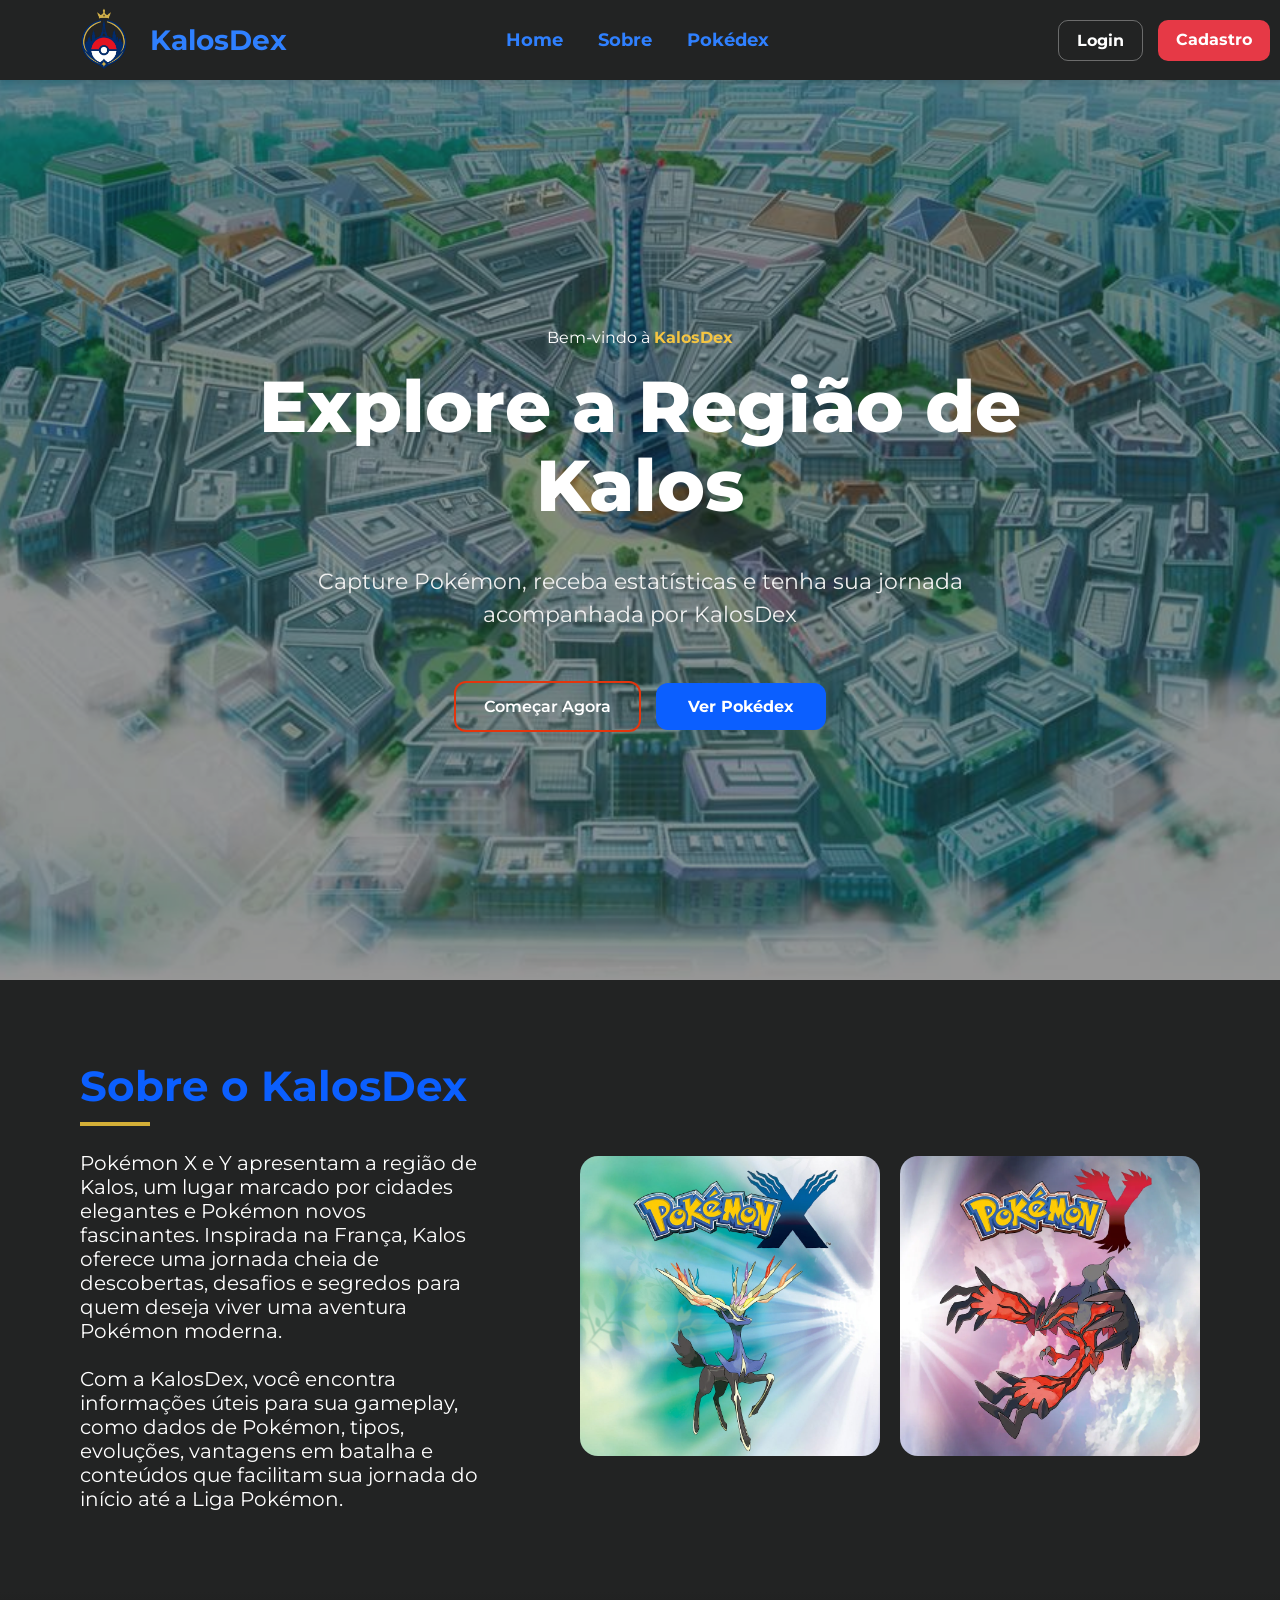
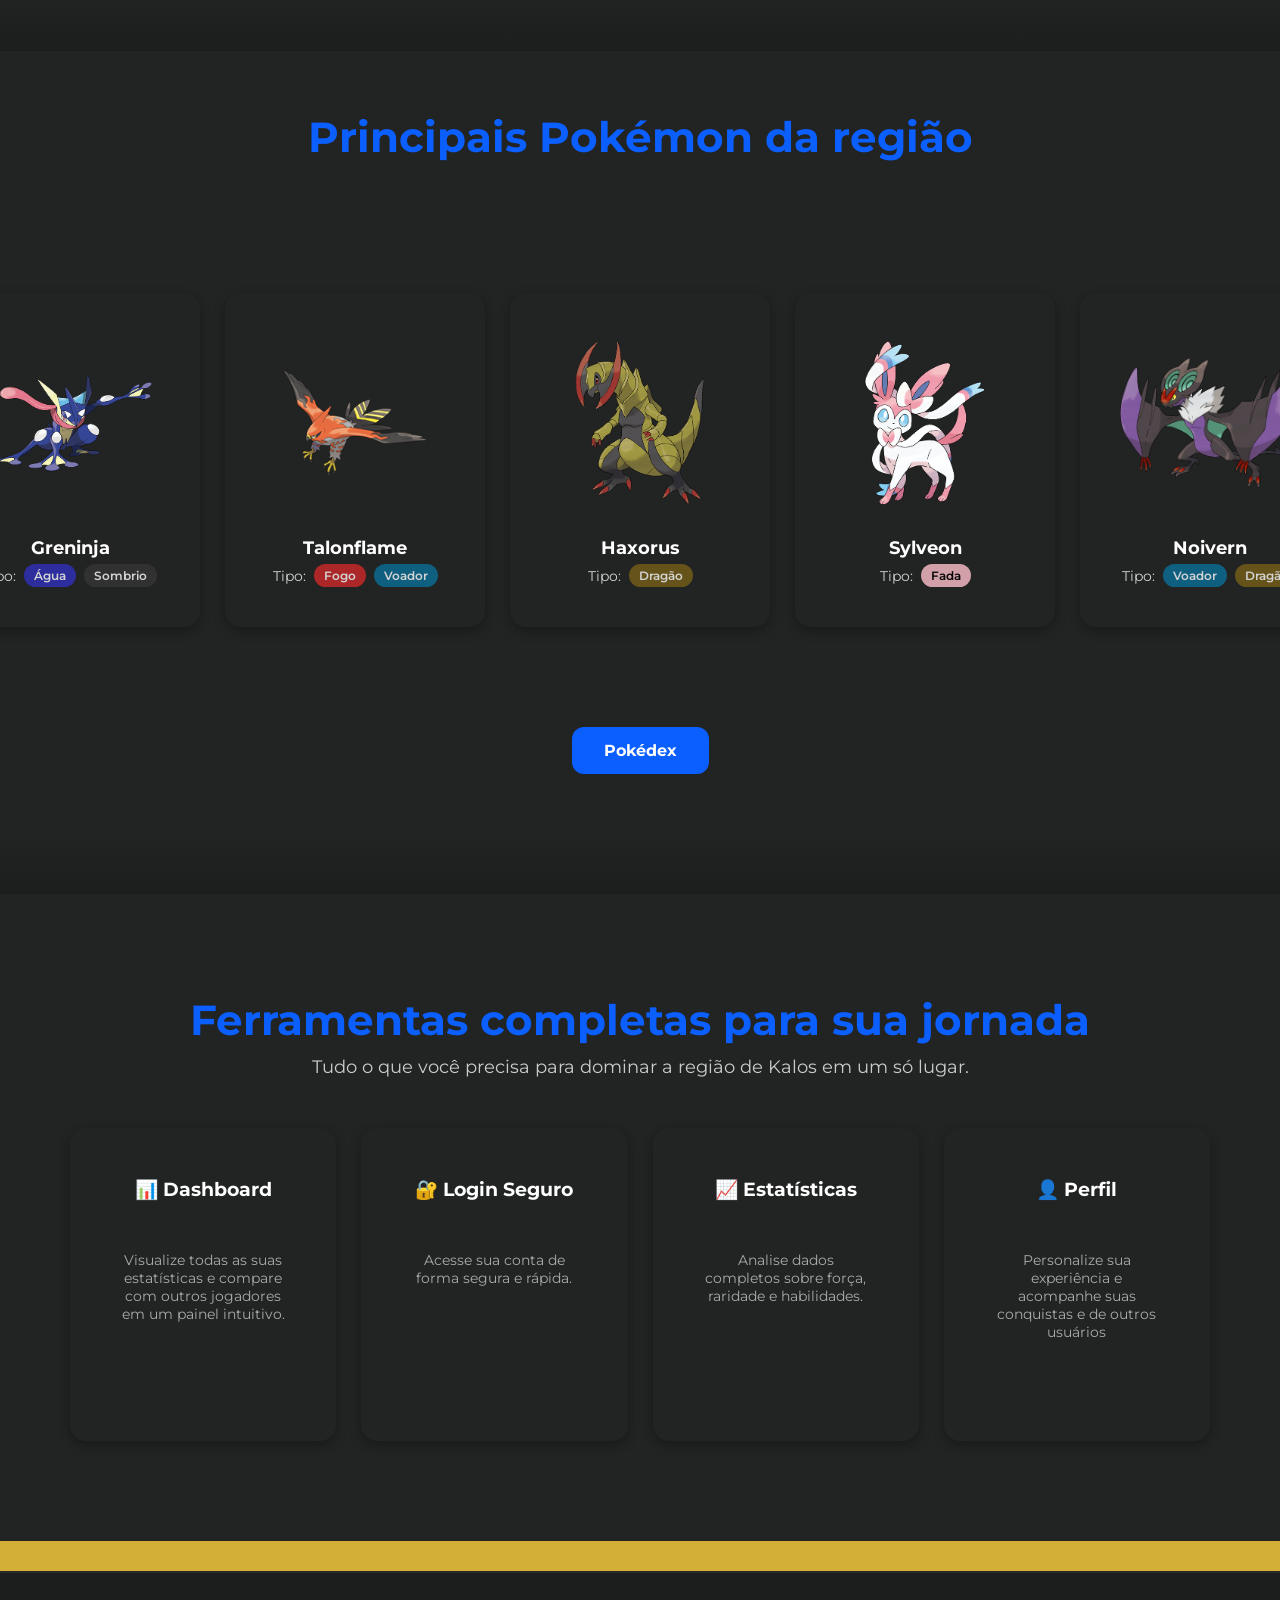
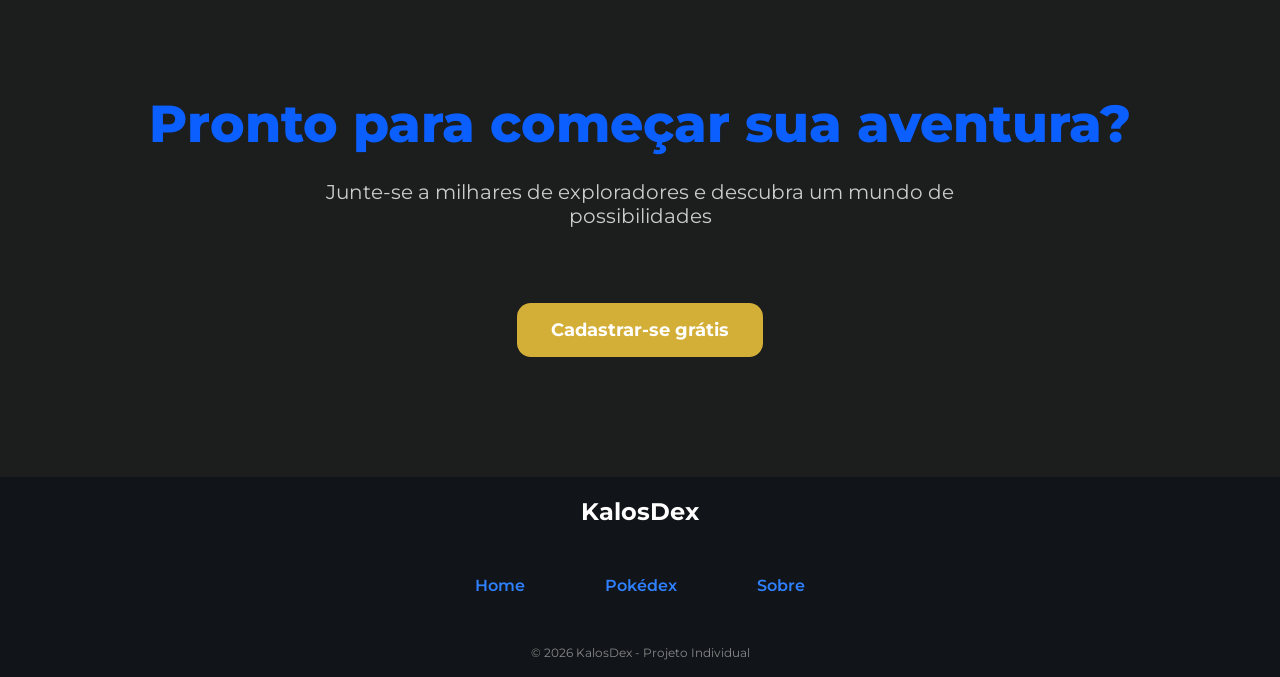
<file: Base/index.html>
<!DOCTYPE html>
<html lang="pt-br">

<head>
  <meta charset="UTF-8">
  <meta name="viewport" content="width=device-width, initial-scale=1.0">
  <title>Home-KalosDex</title>
  <link rel="stylesheet" href="../../style/style.css">
</head>

<body>
  <header class="header">
    <div class="header-esquerda">
      <img src="../../style/imagens/logo_KalosDex-semfundo.png" class="logo">
      <h3 class="texto_logo">KalosDex</h3>
    </div>

    <nav class="menuhome">
      <a href="#home">Home</a>
      <a href="#sobre">Sobre</a>
      <a href="#pokedex">Pokédex</a>
    </nav>

    <div class="header-direita">
      <a href="login.html" class="botao-login">Login</a>
      <a href="cadastro.html" class="botao-cadastro">Cadastro</a>
    </div>
  </header>

  <main class="conteudo">

    <div id="home" class="principal">
      <div class="fundo"></div>

      <div class="principal_conteudo">
        <span class="principal_tag">Bem-vindo à <b style="color: #F4C542;">KalosDex</b></span>

        <h1>Explore a Região de Kalos</h1>

        <p>Capture Pokémon, receba estatísticas e tenha sua jornada acompanhada por KalosDex</p>

        <div class="principal_botoes">
          <a href="cadastro.html" class="botao_comecar">Começar Agora</a>
          <a href="#pokedex" class="botao_pokedex">Ver Pokédex</a>
        </div>
      </div>
    </div>

    <div id="sobre" class="sobre">

      <div class="sobre_texto">
        <h2>Sobre o KalosDex</h2>

        <p>
          Pokémon X e Y apresentam a região de Kalos, um lugar marcado por cidades elegantes e Pokémon novos
          fascinantes.
          Inspirada na França, Kalos oferece uma jornada cheia de descobertas, desafios e
          segredos para quem deseja viver uma aventura Pokémon moderna. <br> <br>

          Com a KalosDex, você encontra informações úteis para sua gameplay, como dados de Pokémon, tipos,
          evoluções, vantagens em batalha e conteúdos que facilitam sua jornada do início até a Liga Pokémon.
        </p>
      </div>

      <div class="sobre_imagem">
        <img src="../../style/imagens/pokemonx.jpg">
        <img src="../../style/imagens/pokemony2.webp">
      </div>

    </div>

    <div class="dividir_secao"></div>


    <div id="pokedex" class="cards_pokemon">

      <h2>Principais Pokémon da região</h2>

      <div class="grade">

        <div class="card">
          <img src="../../style/imagens/greninjasemfundo.png">
          <h3>Greninja</h3>
          <p class="tipo">
            Tipo:
            <span class="type agua">Água</span>
            <span class="type dark">Sombrio</span>
          </p>
        </div>

        <div class="card">
          <img src="../../style/imagens/talonflamesemfundo.png">
          <h3>Talonflame</h3>
          <p class="tipo">
            Tipo:
            <span class="type fogo">Fogo</span>
            <span class="type voador">Voador</span>
          </p>
        </div>

        <div class="card">
          <img src="../../style/imagens/612.png">
          <h3>Haxorus</h3>
          <p class="tipo">
            Tipo:
            <span class="type dragao">Dragão</span>
          </p>
        </div>

        <div class="card">
          <img src="../../style/imagens/sylveonsemfundo.png">
          <h3>Sylveon</h3>
          <p class="tipo">
            Tipo:
            <span class="type fada">Fada</span>
          </p>
        </div>

        <div class="card">
          <img src="../../style/imagens/noivernsemfundo.webp">
          <h3>Noivern</h3>
          <p class="tipo">
            Tipo:
            <span class="type voador">Voador</span>
            <span class="type dragao">Dragão</span>
          </p>
        </div>
      </div>
      <a href="login.html" class="botao_pokedex2">Pokédex</a>
    </div>

    <div class="dividir_secao"></div>


    <div class="ferramentas">

      <h2>Ferramentas completas para sua jornada</h2>
      <p>Tudo o que você precisa para dominar a região de Kalos em um só lugar.</p>

      <div class="ferramentas_cards">

        <div class="ferramenta_card">
          <h3>📊 Dashboard</h3>
          <p>Visualize todas as suas estatísticas e compare com outros jogadores em um painel intuitivo.</p>
        </div>

        <div class="ferramenta_card">
          <h3>🔐 Login Seguro</h3>
          <p>Acesse sua conta de forma segura e rápida.</p>
        </div>

        <div class="ferramenta_card">
          <h3>📈 Estatísticas</h3>
          <p>Analise dados completos sobre força, raridade e habilidades.</p>
        </div>

        <div class="ferramenta_card">
          <h3>👤 Perfil</h3>
          <p>Personalize sua experiência e acompanhe suas conquistas e de outros usuários</p>
        </div>

      </div>

    </div>

    <div class="dividir_secaofinal"></div>

    <div class="finalizacao">

      <h2>Pronto para começar sua aventura?</h2>

      <p>Junte-se a milhares de exploradores e descubra um mundo de possibilidades</p>

      <a href="cadastro.html" class="cadastrarse_botao">Cadastrar-se grátis</a>

  </main>

  <footer class="footer">

    <div class="footer_conteudo">
      <h2>KalosDex</h2>

      <div class="footer_links">
        <a href="#home">Home</a>
        <a href="#pokedex">Pokédex</a>
        <a href="#sobre">Sobre</a>
      </div>
    </div>

    <div class="footer_baixo">
      <p>© 2026 KalosDex - Projeto Individual</p>
    </div>

  </footer>

  </div>


</body>

</html>
</file>
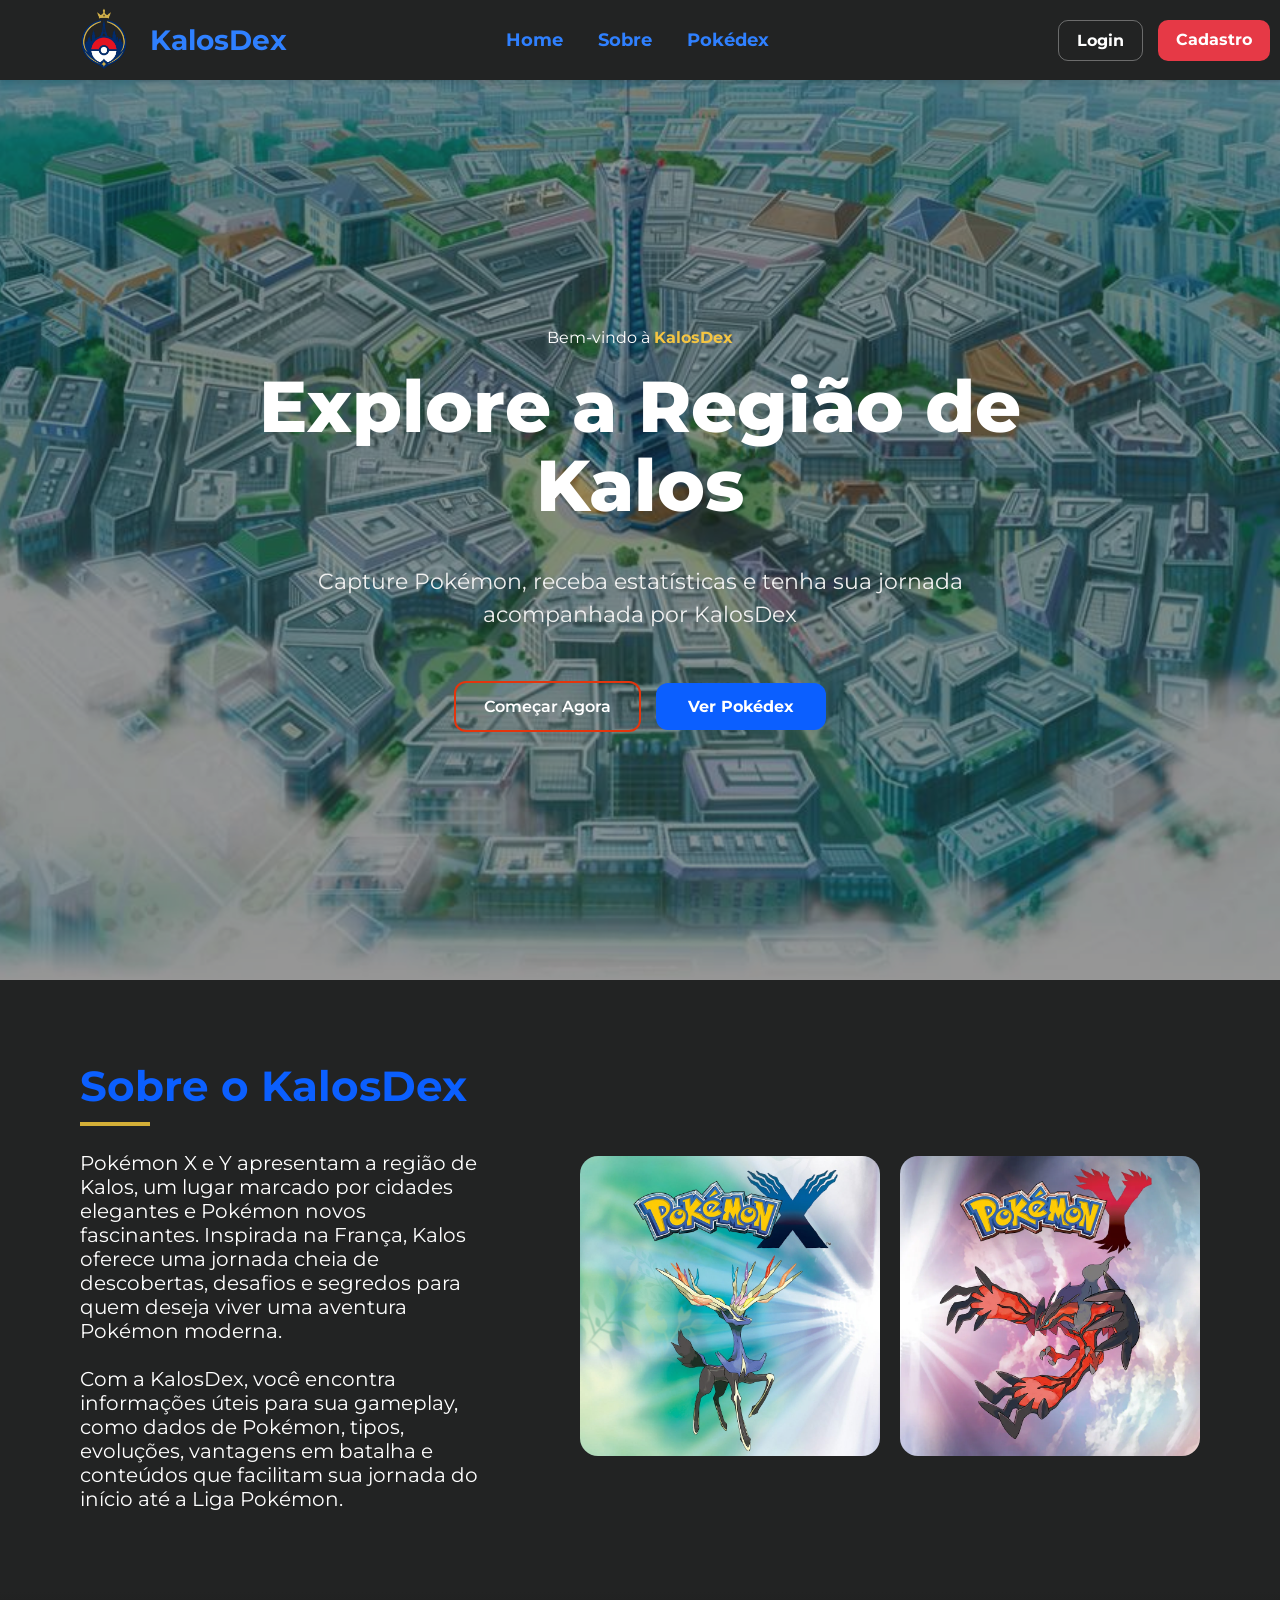
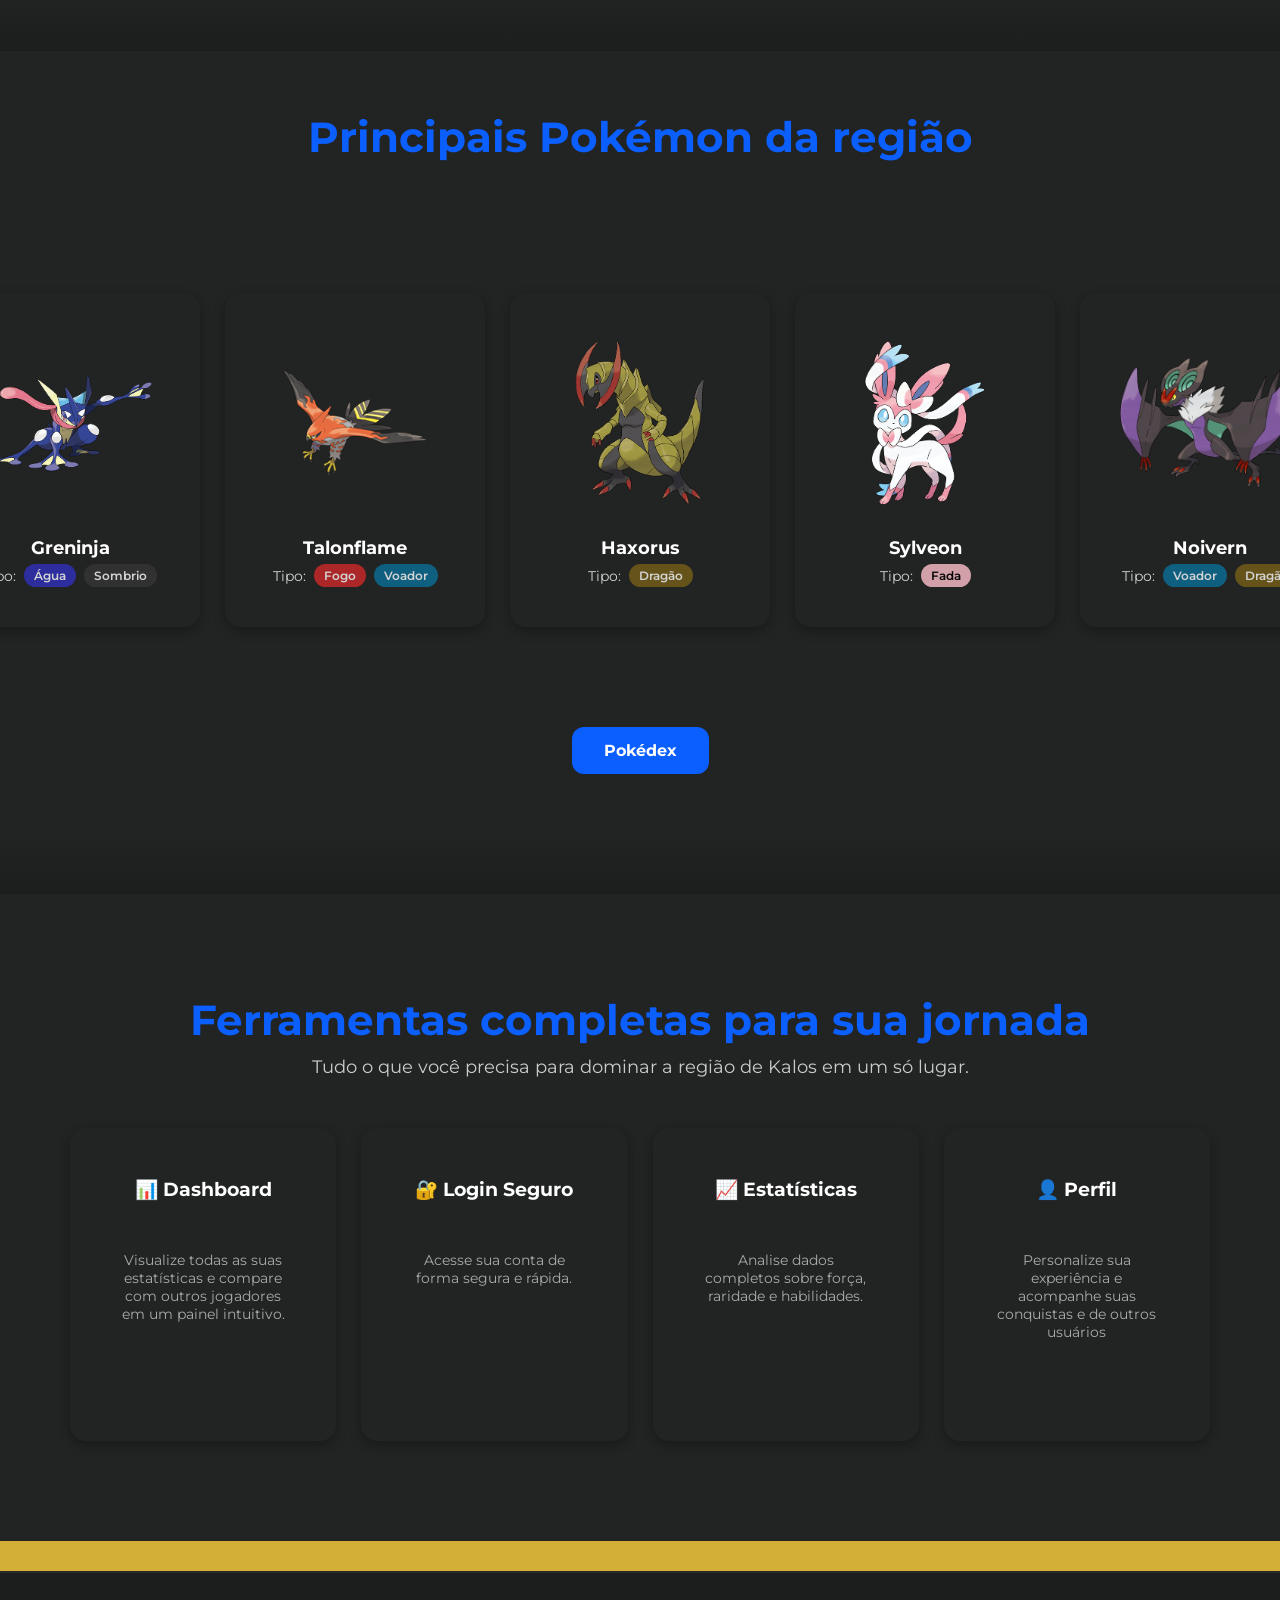
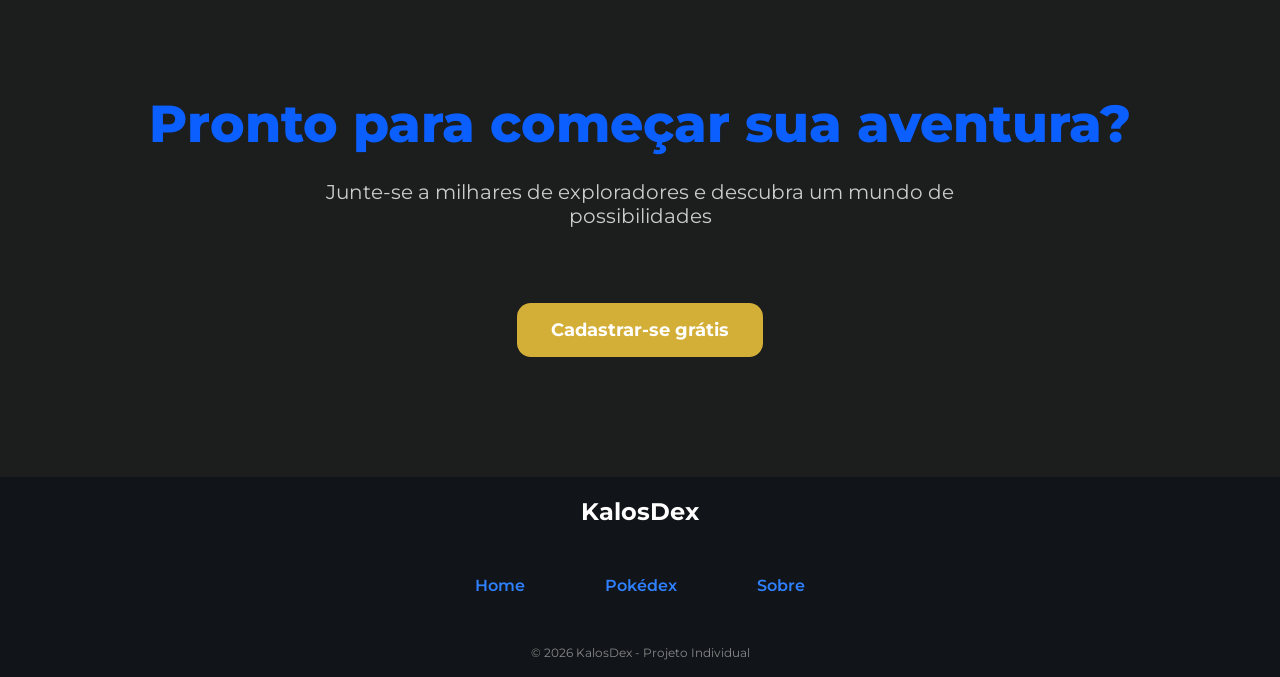
<file: public/index.html>
<!DOCTYPE html>
<html lang="pt-br">

<head>
  <meta charset="UTF-8">
  <meta name="viewport" content="width=device-width, initial-scale=1.0">
  <title>Home-KalosDex</title>
  <link rel="stylesheet" href="css/style.css">
</head>

<body>
  <header class="header">
    <div class="header-esquerda">
      <img src="assets/imagens/logo_KalosDex-semfundo.png" class="logo">
      <h3 class="texto_logo">KalosDex</h3>
    </div>

    <nav class="menuhome">
      <a href="#home">Home</a>
      <a href="#sobre">Sobre</a>
      <a href="#pokedex">Pokédex</a>
    </nav>

    <div class="header-direita">
      <a href="login.html" class="botao-login">Login</a>
      <a href="cadastro.html" class="botao-cadastro">Cadastro</a>
    </div>
  </header>

  <main class="conteudo">

    <div id="home" class="principal">
      <div class="fundo"></div>

      <div class="principal_conteudo">
        <span class="principal_tag">Bem-vindo à <b style="color: #F4C542;">KalosDex</b></span>

        <h1>Explore a Região de Kalos</h1>

        <p>Capture Pokémon, receba estatísticas e tenha sua jornada acompanhada por KalosDex</p>

        <div class="principal_botoes">
          <a href="cadastro.html" class="botao_comecar">Começar Agora</a>
          <a href="#pokedex" class="botao_pokedex">Ver Pokédex</a>
        </div>
      </div>
    </div>

    <div id="sobre" class="sobre">

      <div class="sobre_texto">
        <h2>Sobre o KalosDex</h2>

        <p>
          Pokémon X e Y apresentam a região de Kalos, um lugar marcado por cidades elegantes e Pokémon novos
          fascinantes.
          Inspirada na França, Kalos oferece uma jornada cheia de descobertas, desafios e
          segredos para quem deseja viver uma aventura Pokémon moderna. <br> <br>

          Com a KalosDex, você encontra informações úteis para sua gameplay, como dados de Pokémon, tipos,
          evoluções, vantagens em batalha e conteúdos que facilitam sua jornada do início até a Liga Pokémon.
        </p>
      </div>

      <div class="sobre_imagem">
        <img src="assets/imagens/pokemonx.jpg">
        <img src="assets/imagens/pokemony2.webp">
      </div>

    </div>

    <div class="dividir_secao"></div>


    <div id="pokedex" class="cards_pokemon">

      <h2>Principais Pokémon da região</h2>

      <div class="grade">

        <div class="card">
          <img src="assets/imagens/greninjasemfundo.png">
          <h3>Greninja</h3>
          <p class="tipo">
            Tipo:
            <span class="type agua">Água</span>
            <span class="type dark">Sombrio</span>
          </p>
        </div>

        <div class="card">
          <img src="assets/imagens/talonflamesemfundo.png">
          <h3>Talonflame</h3>
          <p class="tipo">
            Tipo:
            <span class="type fogo">Fogo</span>
            <span class="type voador">Voador</span>
          </p>
        </div>

        <div class="card">
          <img src="assets/imagens/612.png">
          <h3>Haxorus</h3>
          <p class="tipo">
            Tipo:
            <span class="type dragao">Dragão</span>
          </p>
        </div>

        <div class="card">
          <img src="assets/imagens/sylveonsemfundo.png">
          <h3>Sylveon</h3>
          <p class="tipo">
            Tipo:
            <span class="type fada">Fada</span>
          </p>
        </div>

        <div class="card">
          <img src="assets/imagens/noivernsemfundo.webp">
          <h3>Noivern</h3>
          <p class="tipo">
            Tipo:
            <span class="type voador">Voador</span>
            <span class="type dragao">Dragão</span>
          </p>
        </div>
      </div>
      <a href="login.html" class="botao_pokedex2">Pokédex</a>
    </div>

    <div class="dividir_secao"></div>


    <div class="ferramentas">

      <h2>Ferramentas completas para sua jornada</h2>
      <p>Tudo o que você precisa para dominar a região de Kalos em um só lugar.</p>

      <div class="ferramentas_cards">

        <div class="ferramenta_card">
          <h3>📊 Dashboard</h3>
          <p>Visualize todas as suas estatísticas e compare com outros jogadores em um painel intuitivo.</p>
        </div>

        <div class="ferramenta_card">
          <h3>🔐 Login Seguro</h3>
          <p>Acesse sua conta de forma segura e rápida.</p>
        </div>

        <div class="ferramenta_card">
          <h3>📈 Estatísticas</h3>
          <p>Analise dados completos sobre força, raridade e habilidades.</p>
        </div>

        <div class="ferramenta_card">
          <h3>👤 Perfil</h3>
          <p>Personalize sua experiência e acompanhe suas conquistas e de outros usuários</p>
        </div>

      </div>

    </div>

    <div class="dividir_secaofinal"></div>

    <div class="finalizacao">

      <h2>Pronto para começar sua aventura?</h2>

      <p>Junte-se a milhares de exploradores e descubra um mundo de possibilidades</p>

      <a href="cadastro.html" class="cadastrarse_botao">Cadastrar-se grátis</a>

  </main>

  <footer class="footer">

    <div class="footer_conteudo">
      <h2>KalosDex</h2>

      <div class="footer_links">
        <a href="#home">Home</a>
        <a href="#pokedex">Pokédex</a>
        <a href="#sobre">Sobre</a>
      </div>
    </div>

    <div class="footer_baixo">
      <p>© 2026 KalosDex - Projeto Individual</p>
    </div>

  </footer>

  </div>


</body>

</html>
</file>
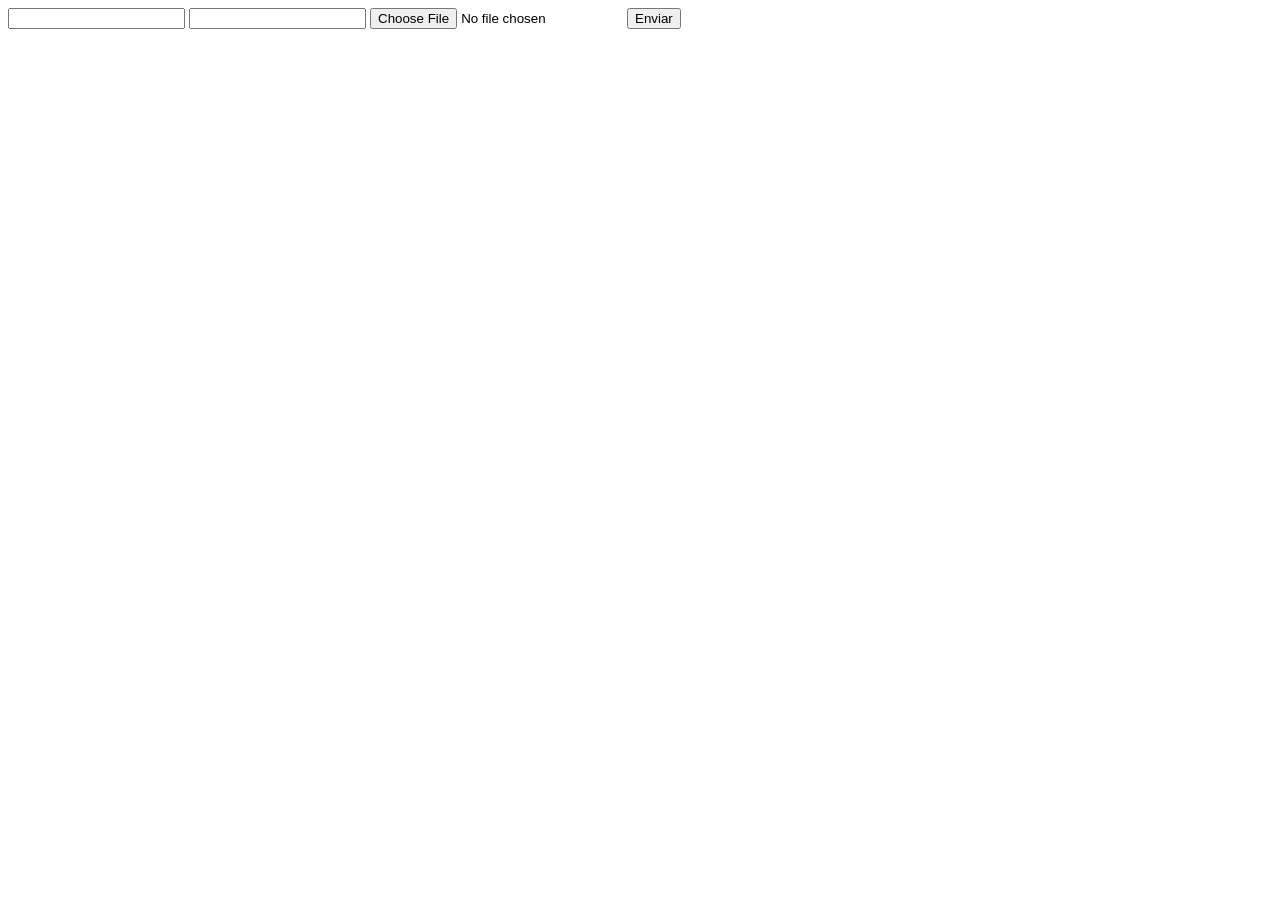
<file: DOCUMENTOS_DE_APOIO/exemplo_de_upload_de_arquivo/public/index.html>
<!DOCTYPE html>
<html lang="en">

<head>
  <meta charset="UTF-8">
  <meta http-equiv="X-UA-Compatible" content="IE=edge">
  <meta name="viewport" content="width=device-width, initial-scale=1.0">
  <title>Upload</title>
</head>

<body>

  <div>
    <input name="nome" id="nome" type="text" />
    <input name="email" id="email" type="url" />
    <input name="foto" id="foto" type="file" />
    <button onclick="enviar()">Enviar</button>
  </div>

  <div id="container"></div>
</body>

</html>

<script>
  function enviar() {
    const formData = new FormData();
    formData.append('foto', foto.files[0])
    formData.append('nome', nome.value)
    formData.append('email', email.value)

    fetch("/usuarios/cadastro", {
      method: "POST",
      body: formData
    })
      .then(res => {
        window.location = "./perfil.html"
      })
      .catch(err => {
        console.log(err);
      })
  }
</script>
</file>
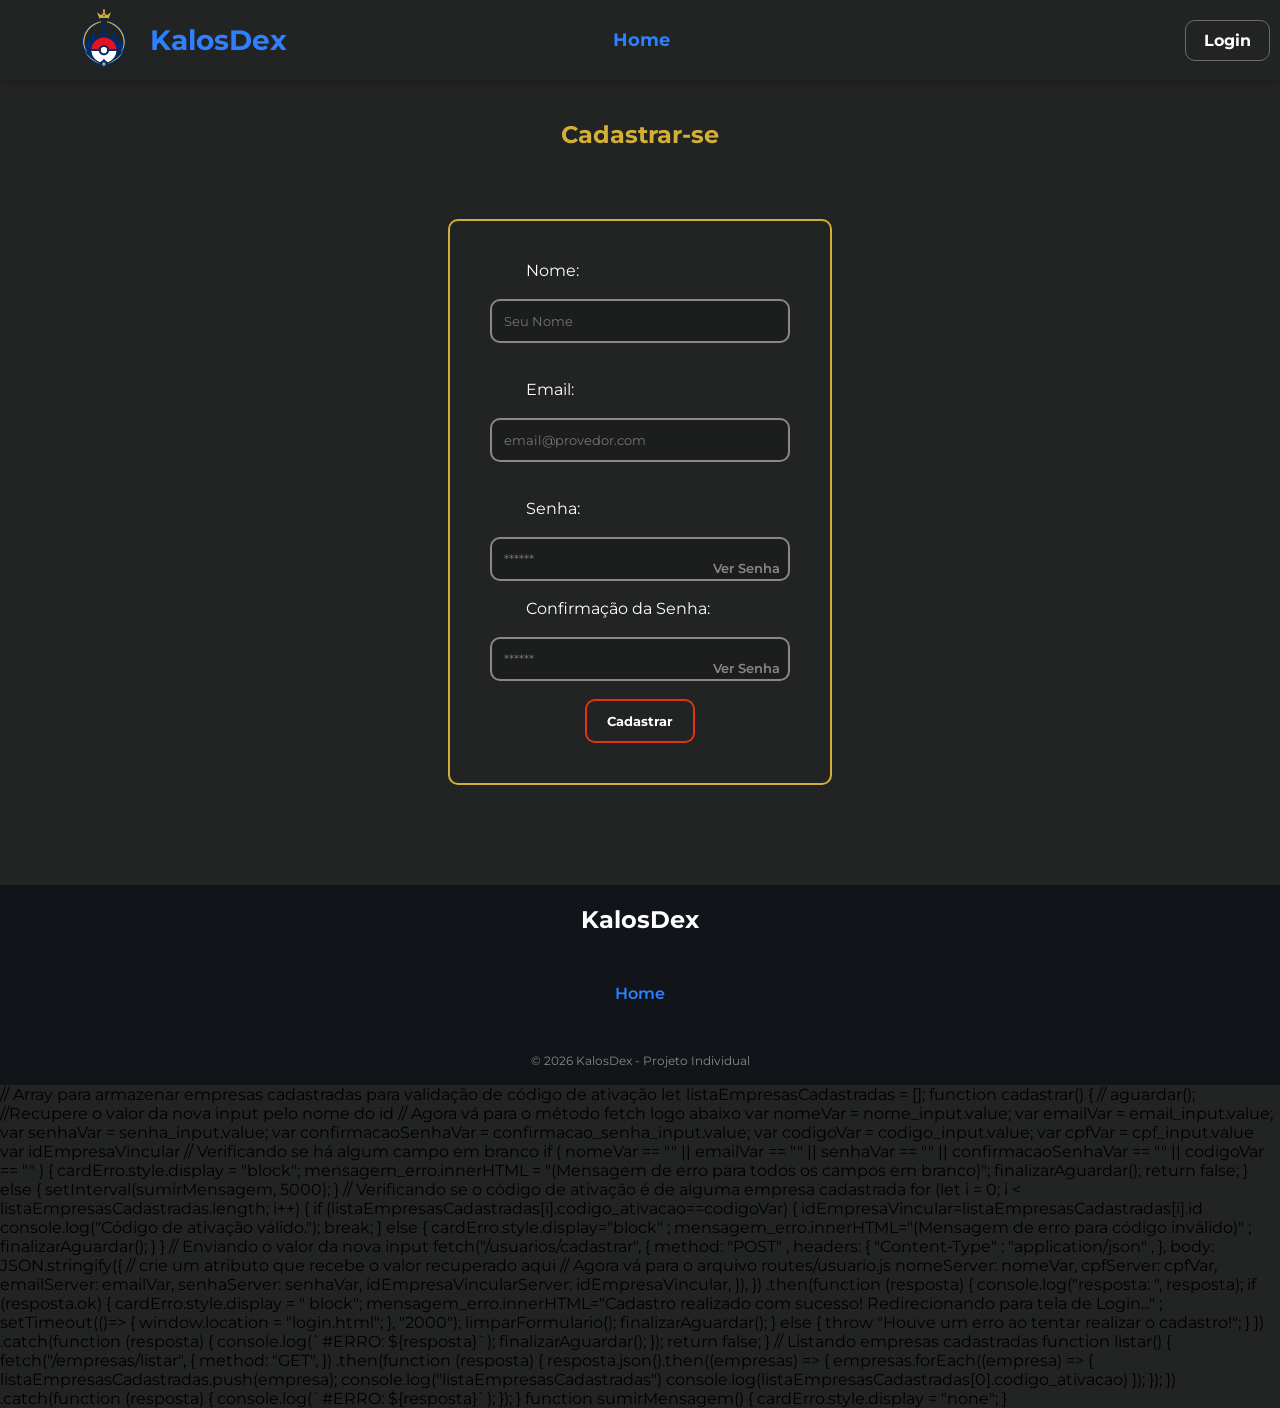
<file: Base/cadastro.html>
<!DOCTYPE html>
<html lang="en">

<head>
  <meta charset="UTF-8">
  <meta name="viewport" content="width=device-width, initial-scale=1.0">
  <link rel="stylesheet" href="../../style/style.css">
  <title>Cadastrar-se</title>
</head>

<body>
  <header class="header">
    <div class="header-esquerda">
      <img src="../../style/imagens/logo_KalosDex-semfundo.png" class="logo">
      <h3 class="texto_logo">KalosDex</h3>
    </div>

    <nav class="menucadastro">
      <a href="../js/index.html">Home</a>
    </nav>

    <div class="header-direita">
      <a href="../js/login.html" class="botao-login">Login</a>
    </div>
  </header>
  <h2 class="titulocadastrologin">Cadastrar-se</h2>

  <main class="conteudocadastrologin">

    <div class="containerloginecadastro">

      <span>Nome:</span> <br>
      <input type="text" id="ipt_nome" placeholder="Seu Nome"> <br>

      <span>Email:</span> <br>
      <input type="email" id="ipt_email" placeholder="email@provedor.com"> <br>

      <span>Senha:</span> <br>
      <div class="input_senha">
        <input type="password" id="ipt_senha" placeholder="******">
        <button onclick="mostrarSenha()" class="botao_versenha">Ver Senha</button> <br>
      </div>
      <span>Confirmação da Senha:</span> <br>

      <div class="input_senha">
        <input type="password" id="ipt_senhaconfirmacao" placeholder="******">
        <button onclick="mostrarSenha()" class="botao_versenha">Ver Senha</button> <br>
      </div>

      <button onclick="cadastrar()" class="botao_cadastrologin">Cadastrar</button>
    </div>
  </main>

  <footer class="footer">

    <div class="footer_conteudo">
      <h2>KalosDex</h2>

      <div class="footer_links">
        <a href="../js/index.html">Home</a>
      </div>
    </div>

    <div class="footer_baixo">
      <p>© 2026 KalosDex - Projeto Individual</p>
    </div>

  </footer>

</body>
<script>
  let listaEmpresasCadastradas = [];

  function cadastrar() {

    var nome = ipt_nome.value;
    var email = ipt_email.value;
    var senha = ipt_senha.value;
    var senhaconfirmacao = ipt_senhaconfirmacao.value;
    var erro = false;
    if (nome == "" ||
      email == "" ||
      senha == "" ||
      senhaconfirmacao == "") {
      alert('Todos os Campos devem estar preenchidos')
      erro = true;
    }
    if (nome.length > 50) {
      alert('Nome longo demais')
      erro = true;
    }
    if (email.indexOf('@') == -1) {
      alert('Email Inválido')
      erro = true
    }
    if (email.length == 50) {
      alert('Email longo demais')
      erro = true
    }
    if (senha != senhaconfirmacao) {
      alert('Senha e confirmação diferentes')
      erro = true
    }
    if (erro == false) {
      window.location.href = "cadastro_questionario.html";
    }
  }

  function mostrarSenha() {
    var senha = document.getElementById("ipt_senha");
    var senhaconfirmacao = document.getElementById("ipt_senhaconfirmacao")

    if (senha.type == "password") {
      senha.type = "text";
    } else {
      senha.type = "password";
    }


    if (senhaconfirmacao.type == "password") {
      senhaconfirmacao.type = "text";
    } else {
      senhaconfirmacao.type = "password";
    }
  }

</script>

</html>

// Array para armazenar empresas cadastradas para validação de código de ativação
let listaEmpresasCadastradas = [];

function cadastrar() {
// aguardar();

//Recupere o valor da nova input pelo nome do id
// Agora vá para o método fetch logo abaixo
var nomeVar = nome_input.value;
var emailVar = email_input.value;
var senhaVar = senha_input.value;
var confirmacaoSenhaVar = confirmacao_senha_input.value;
var codigoVar = codigo_input.value;
var cpfVar = cpf_input.value
var idEmpresaVincular

// Verificando se há algum campo em branco
if (
nomeVar == "" ||
emailVar == "" ||
senhaVar == "" ||
confirmacaoSenhaVar == "" ||
codigoVar == ""
) {
cardErro.style.display = "block";
mensagem_erro.innerHTML =
"(Mensagem de erro para todos os campos em branco)";

finalizarAguardar();
return false;
} else {
setInterval(sumirMensagem, 5000);
}

// Verificando se o código de ativação é de alguma empresa cadastrada
for (let i = 0; i < listaEmpresasCadastradas.length; i++) { if (listaEmpresasCadastradas[i].codigo_ativacao==codigoVar)
  { idEmpresaVincular=listaEmpresasCadastradas[i].id console.log("Código de ativação válido."); break; } else {
  cardErro.style.display="block" ; mensagem_erro.innerHTML="(Mensagem de erro para código inválido)" ;
  finalizarAguardar(); } } // Enviando o valor da nova input fetch("/usuarios/cadastrar", { method: "POST" , headers:
  { "Content-Type" : "application/json" , }, body: JSON.stringify({ // crie um atributo que recebe o valor recuperado
  aqui // Agora vá para o arquivo routes/usuario.js nomeServer: nomeVar, cpfServer: cpfVar, emailServer: emailVar,
  senhaServer: senhaVar, idEmpresaVincularServer: idEmpresaVincular, }), }) .then(function (resposta) {
  console.log("resposta: ", resposta);

        if (resposta.ok) {
          cardErro.style.display = " block";
  mensagem_erro.innerHTML="Cadastro realizado com sucesso! Redirecionando para tela de Login..." ; setTimeout(()=> {
  window.location = "login.html";
  }, "2000");

  limparFormulario();
  finalizarAguardar();
  } else {
  throw "Houve um erro ao tentar realizar o cadastro!";
  }
  })
  .catch(function (resposta) {
  console.log(`#ERRO: ${resposta}`);
  finalizarAguardar();
  });

  return false;
  }

  // Listando empresas cadastradas
  function listar() {
  fetch("/empresas/listar", {
  method: "GET",
  })
  .then(function (resposta) {
  resposta.json().then((empresas) => {
  empresas.forEach((empresa) => {
  listaEmpresasCadastradas.push(empresa);

  console.log("listaEmpresasCadastradas")
  console.log(listaEmpresasCadastradas[0].codigo_ativacao)
  });
  });
  })
  .catch(function (resposta) {
  console.log(`#ERRO: ${resposta}`);
  });
  }

  function sumirMensagem() {
  cardErro.style.display = "none";
  }
  </script>
</file>
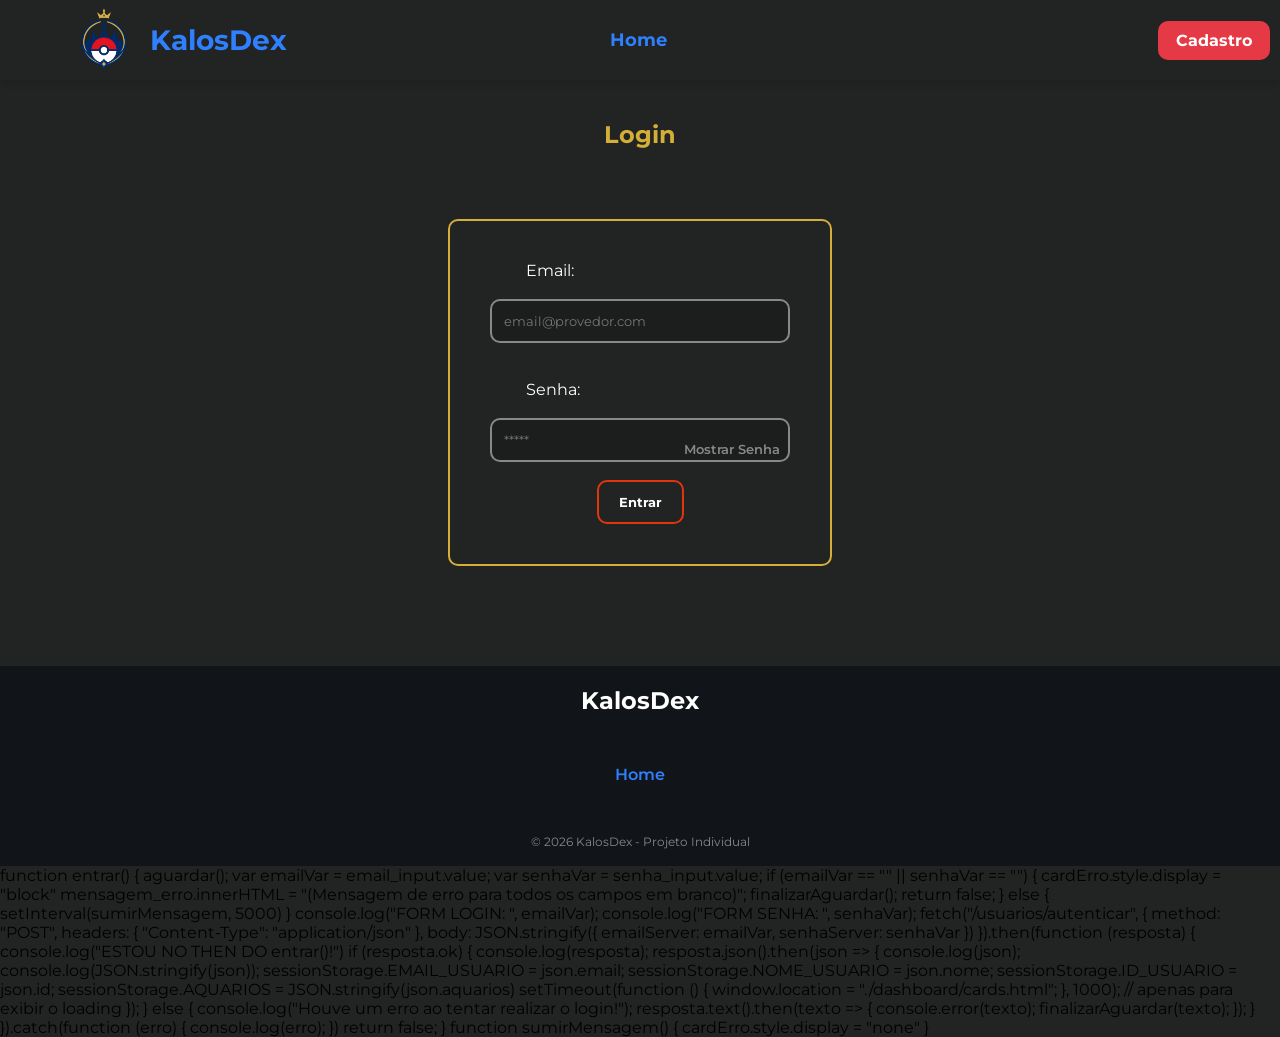
<file: Base/login.html>
<!DOCTYPE html>
<html lang="en">

<head>
    <meta charset="UTF-8">
    <meta name="viewport" content="width=device-width, initial-scale=1.0">
    <link rel="stylesheet" href="../../style/style.css">
    <title>Login</title>
</head>

<body>
    <header class="header">
        <div class="header-esquerda">
            <img src="../../style/imagens/logo_KalosDex-semfundo.png" class="logo">
            <h3 class="texto_logo">KalosDex</h3>
        </div>

        <nav class="menulogin">
            <a href="index.html">Home</a>
        </nav>

        <div class="header-direita">
            <a href="cadastro.html" class="botao-cadastro">Cadastro</a>
        </div>
    </header>

    <h2 class="titulocadastrologin">Login</h2>

    <main class="conteudocadastrologin">

        <div class="containerloginecadastro">

            <span>Email:</span> <br>
            <input type="email" id="ipt_email" placeholder="email@provedor.com"> <br>

            <span>Senha:</span> <br>
            <div class="input_senha">
                <input type="password" id="ipt_senha" placeholder="*****">
                <button onclick="mostrarSenha()" class="botao_versenha">Mostrar Senha</button> <br>
            </div>

            <button onclick="entrar()" class="botao_cadastrologin">Entrar</button>
        </div>
    </main>
    <footer class="footer">

        <div class="footer_conteudo">
            <h2>KalosDex</h2>

            <div class="footer_links">
                <a href="index.html">Home</a>
            </div>
        </div>

        <div class="footer_baixo">
            <p>© 2026 KalosDex - Projeto Individual</p>
        </div>

    </footer>


</body>
<script>
    function entrar() {

    }
    function mostrarSenha() {
        var senha = document.getElementById("ipt_senha");

        if (senha.type == "password") {
            senha.type = "text";
        } else {
            senha.type = "password";
        }
    }
</script>

</html>

    function entrar() {
        aguardar();

        var emailVar = email_input.value;
        var senhaVar = senha_input.value;

        if (emailVar == "" || senhaVar == "") {
            cardErro.style.display = "block"
            mensagem_erro.innerHTML = "(Mensagem de erro para todos os campos em branco)";
            finalizarAguardar();
            return false;
        }
        else {
            setInterval(sumirMensagem, 5000)
        }

        console.log("FORM LOGIN: ", emailVar);
        console.log("FORM SENHA: ", senhaVar);

        fetch("/usuarios/autenticar", {
            method: "POST",
            headers: {
                "Content-Type": "application/json"
            },
            body: JSON.stringify({
                emailServer: emailVar,
                senhaServer: senhaVar
            })
        }).then(function (resposta) {
            console.log("ESTOU NO THEN DO entrar()!")

            if (resposta.ok) {
                console.log(resposta);

                resposta.json().then(json => {
                    console.log(json);
                    console.log(JSON.stringify(json));
                    sessionStorage.EMAIL_USUARIO = json.email;
                    sessionStorage.NOME_USUARIO = json.nome;
                    sessionStorage.ID_USUARIO = json.id;
                    sessionStorage.AQUARIOS = JSON.stringify(json.aquarios)

                    setTimeout(function () {
                        window.location = "./dashboard/cards.html";
                    }, 1000); // apenas para exibir o loading

                });

            } else {

                console.log("Houve um erro ao tentar realizar o login!");

                resposta.text().then(texto => {
                    console.error(texto);
                    finalizarAguardar(texto);
                });
            }

        }).catch(function (erro) {
            console.log(erro);
        })

        return false;
    }

    function sumirMensagem() {
        cardErro.style.display = "none"
    }

</script>
</file>
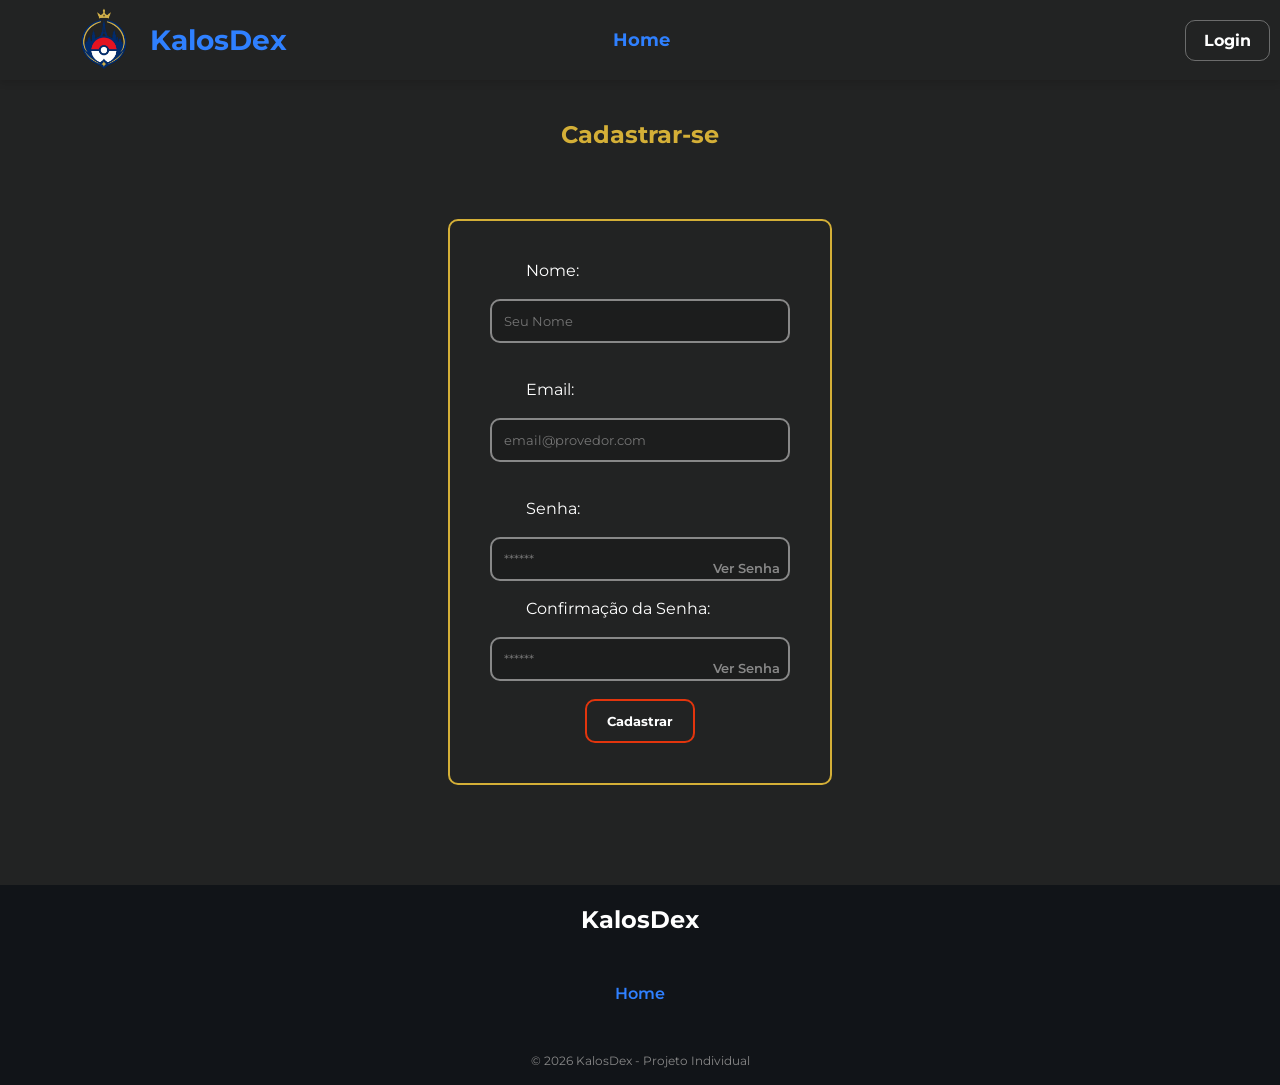
<file: public/cadastro.html>
<!DOCTYPE html>
<html lang="en">

<head>
  <meta charset="UTF-8">
  <meta name="viewport" content="width=device-width, initial-scale=1.0">
  <link rel="stylesheet" href="css/style.css">
  <title>Cadastrar-se</title>
</head>

<body>
  <header class="header">
    <div class="header-esquerda">
      <img src="assets/imagens/logo_KalosDex-semfundo.png" class="logo">
      <h3 class="texto_logo">KalosDex</h3>
    </div>

    <nav class="menucadastro">
      <a href="index.html">Home</a>
    </nav>

    <div class="header-direita">
      <a href="login.html" class="botao-login">Login</a>
    </div>
  </header>

  <div id="parte1" style="display: block;">
    <h2 class="titulocadastrologin">Cadastrar-se</h2>

    <main class="conteudocadastrologin">

      <div class="containerloginecadastro">

        <span>Nome:</span> <br>
        <input type="text" id="ipt_nome" placeholder="Seu Nome"> <br>

        <span>Email:</span> <br>
        <input type="email" id="ipt_email" placeholder="email@provedor.com"> <br>

        <span>Senha:</span> <br>
        <div class="input_senha">
          <input type="password" id="ipt_senha" placeholder="******">
          <button onclick="mostrarSenha()" class="botao_versenha">Ver Senha</button> <br>
        </div>
        <span>Confirmação da Senha:</span> <br>

        <div class="input_senha">
          <input type="password" id="ipt_senhaconfirmacao" placeholder="******">
          <button onclick="mostrarSenha()" class="botao_versenha">Ver Senha</button> <br>
        </div>

        <button onclick="cadastrar1()" class="botao_cadastrologin">Cadastrar</button>
      </div>
    </main>
  </div>

  <div id="parte2" style="display: none;">
    <h2 class="titulocadastrologin">Monte seu Perfil de Treinador</h2>

    <main class="conteudocadastrologin">

      <div class="containerimagem">
        <h2 class="texto_imagem">Bem-vindo à <div style="color: #d4af37;">Kalos</div>
        </h2>

        <img src="assets/imagens/lumiosecity.jpg" class="imagem_questionario">
      </div>

      <div class="containerloginecadastro">

        <span>Nome do Treinador:</span> <br>
        <input type="text" id="ipt_nometreinador" placeholder="Nome do seu Treinador"> <br>

        <span>Pokémon Favorito de Kalos:</span> <br>
        <input type="text" list="pokemonkalosfavorito" id="pokemonskalos" placeholder="Seu Pokémon Favorito da Região">
        <datalist id="pokemonkalosfavorito"></datalist><br>

        <span>Inicial escolhido:</span> <br>
        <select id="select_inicial">
          <option value="0">Selecione um inicial</option>
          <option value="Chespin">Chespin</option>
          <option value="Fennekin">Fennekin</option>
          <option value="Froakie">Froakie</option>
        </select> <br>


        <span>Time ideal:</span> <br>
        <input type="text" list="pokemons" placeholder="Pokémon 1" id="pokemon1">

        <input type="text" list="pokemons" placeholder="Pokémon 2" id="pokemon2">

        <input type="text" list="pokemons" placeholder="Pokémon 3" id="pokemon3">

        <input type="text" list="pokemons" placeholder="Pokémon 4" id="pokemon4">

        <input type="text" list="pokemons" placeholder="Pokémon 5" id="pokemon5">

        <input type="text" list="pokemons" placeholder="Pokémon 6" id="pokemon6">

        <datalist id="pokemons"></datalist>

        <button onclick="cadastrar()" class="botao_cadastrologin">Cadastrar</button>
      </div>
    </main>
  </div>
  <footer class="footer">

    <div class="footer_conteudo">
      <h2>KalosDex</h2>

      <div class="footer_links">
        <a href="index.html">Home</a>
      </div>
    </div>

    <div class="footer_baixo">
      <p>© 2026 KalosDex - Projeto Individual</p>
    </div>

  </footer>

</body>

</html>
<script src="js/pokemon.js"></script>
<script>

  var datalist = document.getElementById("pokemons");

  for (let i = 0; i < pokemonsKalos.length; i++) {

    datalist.innerHTML += `
    <option value="${pokemonsKalos[i]}">
      `;
  }

  var datalist1 = document.getElementById("pokemonkalosfavorito");

  for (let i = 0; i < pokemonsKalos.length; i++) {

    datalist1.innerHTML += `
    <option value="${pokemonsKalos[i]}">
      `;

  }

  function cadastrar1() {
    var nome = ipt_nome.value;
    var email = ipt_email.value;
    var senha = ipt_senha.value;
    var senhaconfirmacao = ipt_senhaconfirmacao.value;
    var erro = false;

    if (nome == "" ||
      email == "" ||
      senha == "" ||
      senhaconfirmacao == "") {
      alert('Todos os Campos devem estar preenchidos')
      erro = true;
    }
    if (nome.length > 50) {
      alert('Nome longo demais')
      erro = true;
    }
    if (email.indexOf('@') == -1) {
      alert('Email Inválido')
      erro = true
    }
    if (email.length == 50) {
      alert('Email longo demais')
      erro = true
    }
    if (senha != senhaconfirmacao) {
      alert('Senha e confirmação diferentes')
      erro = true
    }
    if (erro == false) {
      parte1.style.display = "none";
      parte2.style.display = "block";
    }

  }

  function cadastrar() {
    // Agora vá para o método fetch logo abaixo
    var nomeVar = ipt_nome.value;
    var emailVar = ipt_email.value;
    var senhaVar = ipt_senha.value;
    var confirmacaoSenhaVar = ipt_senhaconfirmacao.value;
    var nometreinadorVar = ipt_nometreinador.value;
    var favoritoVar = pokemonskalos.value;
    var inicialVar = select_inicial.value;
    var pokemon1Var = document.getElementById("pokemon1").value;
    var pokemon2Var = document.getElementById("pokemon2").value;
    var pokemon3Var = document.getElementById("pokemon3").value;
    var pokemon4Var = document.getElementById("pokemon4").value;
    var pokemon5Var = document.getElementById("pokemon5").value;
    var pokemon6Var = document.getElementById("pokemon6").value;

    var erro = false;

    // Verificando se há algum campo em branco
    if (nometreinadorVar == "" ||
      favoritoVar == "" ||
      inicialVar == "0" ||
      pokemon1Var == "" ||
      pokemon2Var == "" ||
      pokemon3Var == "" ||
      pokemon4Var == "" ||
      pokemon5Var == "" ||
      pokemon6Var == "") {
      alert('Todos os Campos devem estar preenchidos')
      erro = true;
    }
    if (nometreinadorVar.length > 50) {
      alert('Nome longo demais')
      erro = true;
    }
    if (
      !pokemonsKalos.includes(pokemon1Var) ||
      !pokemonsKalos.includes(pokemon2Var) ||
      !pokemonsKalos.includes(pokemon3Var) ||
      !pokemonsKalos.includes(pokemon4Var) ||
      !pokemonsKalos.includes(pokemon5Var) ||
      !pokemonsKalos.includes(pokemon6Var)
    ) {
      alert("Pokémon inválido no time");
      erro = true;
    }
    if (erro == false) {
      posicaopokemon1 = pokemonsKalos.indexOf(pokemon1Var);
      posicaopokemon2 = pokemonsKalos.indexOf(pokemon2Var);
      posicaopokemon3 = pokemonsKalos.indexOf(pokemon3Var);
      posicaopokemon4 = pokemonsKalos.indexOf(pokemon4Var);
      posicaopokemon5 = pokemonsKalos.indexOf(pokemon5Var);
      posicaopokemon6 = pokemonsKalos.indexOf(pokemon6Var);

      // Enviando o valor da nova input
      fetch("/usuarios/cadastrar", {
        method: "POST",
        headers: {
          "Content-Type": "application/json",
        },
        body: JSON.stringify({
          // crie um atributo que recebe o valor recuperado aqui
          // Agora vá para o arquivo routes/usuario.js
          nomeServer: nomeVar,
          emailServer: emailVar,
          senhaServer: senhaVar,
          nometreinadorServer: nometreinadorVar,
          favoritoServer: favoritoVar,
          inicialServer: inicialVar,
          pokemon1Server: pokemon1Var,
          tipo1_1Server: tipo1[posicaopokemon1],
          tipo2_1Server: tipo2[posicaopokemon1],

          pokemon2Server: pokemon2Var,
          tipo1_2Server: tipo1[posicaopokemon2],
          tipo2_2Server: tipo2[posicaopokemon2],

          pokemon3Server: pokemon3Var,
          tipo1_3Server: tipo1[posicaopokemon3],
          tipo2_3Server: tipo2[posicaopokemon3],

          pokemon4Server: pokemon4Var,
          tipo1_4Server: tipo1[posicaopokemon4],
          tipo2_4Server: tipo2[posicaopokemon4],

          pokemon5Server: pokemon5Var,
          tipo1_5Server: tipo1[posicaopokemon5],
          tipo2_5Server: tipo2[posicaopokemon5],

          pokemon6Server: pokemon6Var,
          tipo1_6Server: tipo1[posicaopokemon6],
          tipo2_6Server: tipo2[posicaopokemon6],
        })
      })
        .then(function (resposta) {
          console.log("resposta: ", resposta);

          if (resposta.ok) {
            setTimeout(() => {
              alert('Cadastro Realizado!')
              window.location = "login.html";
            }, "2000");

          } else {
            alert('Email ja utilizado')
            parte1.style.display="block"
            parte2.style.display="none"
            ipt_email.value='';
            throw "Houve um erro ao tentar realizar o cadastro!";
          }
        })
        .catch(function (resposta) {
          console.log(`#ERRO: ${resposta}`);
        });

      return false;
    }
  }

  function mostrarSenha() {
    var senha = document.getElementById("ipt_senha");
    var senhaconfirmacao = document.getElementById("ipt_senhaconfirmacao")

    if (senha.type == "password") {
      senha.type = "text";
    } else {
      senha.type = "password";
    }
    if (senhaconfirmacao.type == "password") {
      senhaconfirmacao.type = "text";
    } else {
      senhaconfirmacao.type = "password";
    }

  }
</script>
</file>
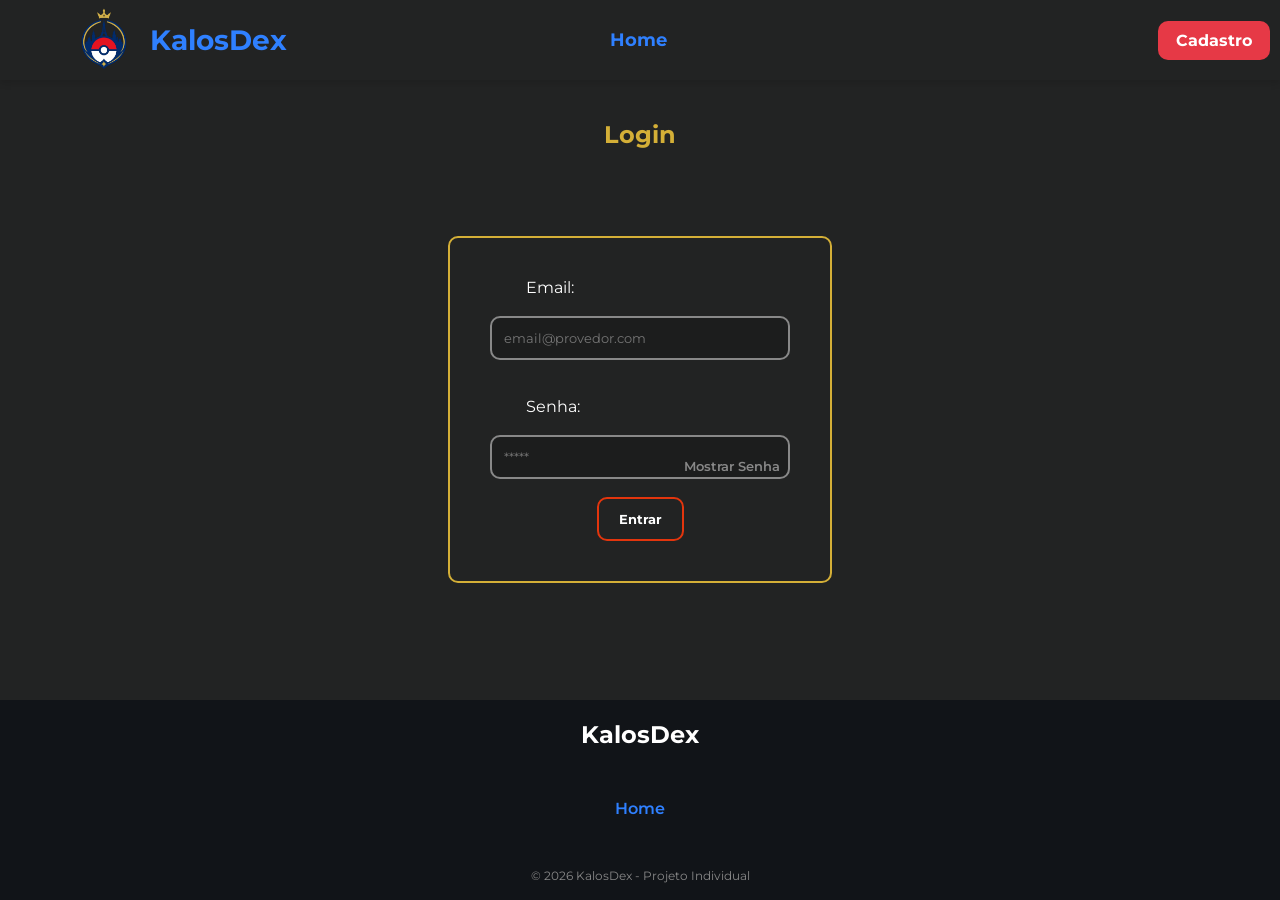
<file: public/login.html>
<!DOCTYPE html>
<html lang="en">

<head>
    <meta charset="UTF-8">
    <meta name="viewport" content="width=device-width, initial-scale=1.0">
    <link rel="stylesheet" href="css/style.css">
    <title>Login</title>
</head>

<body>
    <header class="header">
        <div class="header-esquerda">
            <img src="assets/imagens/logo_KalosDex-semfundo.png" class="logo">
            <h3 class="texto_logo">KalosDex</h3>
        </div>

        <nav class="menulogin">
            <a href="index.html">Home</a>
        </nav>

        <div class="header-direita">
            <a href="cadastro.html" class="botao-cadastro">Cadastro</a>
        </div>
    </header>

    <h2 class="titulocadastrologin">Login</h2>

    <main class="conteudocadastrologin">

        <div class="containerloginecadastro">

            <span>Email:</span> <br>
            <input type="email" id="ipt_email" placeholder="email@provedor.com"> <br>

            <span>Senha:</span> <br>
            <div class="input_senha">
                <input type="password" id="ipt_senha" placeholder="*****">
                <button onclick="mostrarSenha()" class="botao_versenha">Mostrar Senha</button> <br>
            </div>

            <button onclick="entrar()" class="botao_cadastrologin">Entrar</button>
        </div>
    </main>
    <footer class="footer">

        <div class="footer_conteudo">
            <h2>KalosDex</h2>

            <div class="footer_links">
                <a href="index.html">Home</a>
            </div>
        </div>

        <div class="footer_baixo">
            <p>© 2026 KalosDex - Projeto Individual</p>
        </div>

    </footer>


</body>
</html>
<script>

     function mostrarSenha() {
        var senha = document.getElementById("ipt_senha");

        if (senha.type == "password") {
            senha.type = "text";
        } else {
            senha.type = "password";
        }
    }

    function entrar() {
        var emailVar = ipt_email.value;
        var senhaVar = ipt_senha.value;

        if (emailVar == "" || senhaVar == "") {
            return false
        }
        else {
            setInterval(sumirMensagem, 5000)
        }

        console.log("FORM LOGIN: ", emailVar);
        console.log("FORM SENHA: ", senhaVar);

        fetch("/usuarios/autenticar", {
            method: "POST",
            headers: {
                "Content-Type": "application/json"
            },
            body: JSON.stringify({
                emailServer: emailVar,
                senhaServer: senhaVar
            })
        }).then(function (resposta) {
            console.log("ESTOU NO THEN DO entrar()!")

            if (resposta.ok) {
                console.log(resposta);

                resposta.json().then(json => {
                    console.log(json);
                    console.log(JSON.stringify(json));
                    sessionStorage.EMAIL_USUARIO = json.email;
                    sessionStorage.NOME_USUARIO = json.nome;
                    sessionStorage.ID_USUARIO = json.id;
                    sessionStorage.AQUARIOS = JSON.stringify(json.aquarios)

                    setTimeout(function () {
                        window.location = "./dashboard/cards.html";
                    }, 1000); // apenas para exibir o loading

                });

            } else {

                console.log("Houve um erro ao tentar realizar o login!");

                resposta.text().then(texto => {
                    console.error(texto);
                    finalizarAguardar(texto);
                });
            }

        }).catch(function (erro) {
            console.log(erro);
        })

        return false;
    }

    function sumirMensagem() {
        cardErro.style.display = "none"
    }

</script>
</file>
<file: style/style.css>
@import url(https://fonts.googleapis.com/css2?family=Montserrat:wght@400;500;700;800;900&display=swap);

* {
    margin: 0;
    padding: 0;
    box-sizing: border-box;
    font-family: 'Montserrat', sans-serif;
}

.dividir_secao {
    height: 60px;
    background: linear-gradient(to bottom, #222323, #1c1d1d);
}

header {
    display: flex;
    align-items: center;
    justify-content: space-between;
    width: 100%;
    height: 80px;
    background-color: #222323;
    box-shadow: 0 4px 6px rgba(0, 0, 0, 0.1);
    padding-left: 70px;
    position: sticky;
    top: 0;
    z-index: 03261041;
}

.footer {
    background: #111418;
    color: white;
    padding: 20px 20px;
    text-align: center;
    height: 200px;
}

.footer_conteudo h2 {
    font-size: 24px;
    margin-bottom: 50px;
}

.footer_links {
    display: flex;
    justify-content: center;
    gap: 80px;
    margin-bottom: 50px;
}

.footer_links a {
    text-decoration: none;
    color: #2F80FF;
    font-weight: 600;
    transition: 0.3s;
}

.footer_links a:hover {
    color: #d4af37;
}

.footer_baixo {
    font-size: 12px;
    color: #888;
}

.header-esquerda {
    display: flex;
    align-items: center;
    gap: 12px;

}

.logo {
    width: 68px;
    height: auto;
}

body {
    display: flex;
    flex-direction: column;
    min-height: 100vh;
    background-color: #222323;
}

.conteudo {
    flex: 1;
}

.conteudocadastrologin {
    flex: 1;
    display: flex;
    justify-content: center;
    align-items: center;
    padding-bottom: 100px;
    gap: 40px;
}

.texto_logo {
    font-size: 28px;
    font-weight: 700;
    color: #2F80FF;
    font-family: 'Montserrat', sans-serif;
}

.menuhome {
    display: flex;
    padding-right: 100px;
    gap: 35px;
    padding-left: 30px;
}

.menulogin {
    display: flex;
    padding-right: 199px;
    gap: 35px;
    padding-left: 30px;
}

.menucadastro {
    display: flex;
    padding-right: 220px;
    gap: 35px;
    padding-left: 30px;
}

.menuhome a {
    text-decoration: none;
    color: #2F80FF;
    font-weight: 700;
    font-size: 18px;
    transition: 0.4s;
}

.menulogin a {
    text-decoration: none;
    color: #2F80FF;
    font-weight: 700;
    font-size: 18px;
    transition: 0.4s;
}

.menucadastro a {
    text-decoration: none;
    color: #2F80FF;
    font-weight: 700;
    font-size: 18px;
    transition: 0.4s;
}

.menuhome,
.menucadastro,
.menulogin a:hover {
    color: #F4C542;
}

.header-direita {
    display: flex;
    gap: 15px;
    padding-right: 10px;
}

.botao-login {
    text-decoration: none;
    padding: 10px 18px;
    border-radius: 10px;
    font-weight: 700;
    transition: 0.3s;
}

.botao-login {
    color: white;
    border: 1px solid #ffffff55;
}

.botao-login:hover {
    background: white;
    color: #111418;
}

.botao-cadastro {
    text-decoration: none;
    padding: 10px 18px;
    border-radius: 10px;
    font-weight: 700;
    transition: 0.3s;
}

.botao-cadastro {
    background: #E63946;
    color: white;
}

.botao-cadastro:hover {
    background: #F4C542;
    color: #111418;
}

.principal {
    height: 100vh;
    background-image: url(imagens/lumiosecity.jpg);
    background-size: cover;
    background-position: center;
    position: relative;
    display: flex;
    justify-content: center;
    align-items: center;
}

.fundo {
    position: absolute;
    top: 0;
    right: 0;
    bottom: 0;
    left: 0;
    background: rgba(24, 24, 24, 0.45);
}

.principal_conteudo {
    position: relative;
    z-index: 2;
    text-align: center;
    color: white;
    max-width: 800px;
    display: flex;
    flex-direction: column;
    align-items: center;
    justify-content: center;
    gap: 20px;
}

.principal_conteudo h1 {
    font-size: 72px;
    font-weight: 800;
    line-height: 1.1;
    margin-bottom: 20px;
}

.principal_conteudo p {
    font-size: 22px;
    margin-bottom: 30px;
    line-height: 1.5;
    color: #f1f1f1;
}

.principal_botoes {
    display: flex;
    gap: 15px;
    align-items: center;
    justify-content: center;
    flex-direction: row;
}

.botao_comecar {
    padding: 14px 28px;
    border: 2px solid #e3350d;
    border-radius: 12px;
    color: white;
    text-decoration: none;
    font-weight: 600;
    transition: 0.3s;
    display: inline-block;
}

.botao_pokedex {
    padding: 14px 32px;
    background: #0b5fff;
    color: white;
    font-weight: 700;
    text-decoration: none;
    border-radius: 12px;
    transition: 0.3s ease;
    text-align: center;
}

.botao_container {
    width: 100%;
    display: flex;
    justify-content: center;
    margin-top: 80px;
}

.botao_comecar:hover {
    background: rgba(227, 53, 13, 0.2);
    border: 2px solid #93240b;
    transform: translateY(-3px);
}

.botao_pokedex:hover {
    background-color: #06358b;
    color: #111418;
    transform: translateY(-3px);
}

.sobre {
    padding: 100px;
    background: #222323;
    display: flex;
    align-items: center;
    justify-content: space-around;
    gap: 100px;
    padding: 80px;
}

.sobre h2 {
    font-size: 42px;
    color: #0b5fff;
    margin-bottom: 25px;
}

.sobre_texto h2::after {
    content: "";
    display: block;
    width: 70px;
    height: 4px;
    background: #d4af37;
    margin-top: 10px;
}

.sobre p {
    max-width: 800px;
    margin: 0 auto;
    font-size: 20px;
    color: white;
}

.sobre_imagem {
    display: flex;
    justify-content: center;
    gap: 20px;
    margin-top: 40px;
}

.sobre_imagem img {
    width: 300px;
    border-radius: 18px;
    transition: 0.3s;
}

.sobre_imagem img:hover {
    transform: translateY(-8px);
}

.cards_pokemon {
    padding: 60px 70px;
    background: #222323;
    display: flex;
    flex-direction: column;
    align-items: center;
}

.cards_pokemon h2 {
    margin-bottom: 100px;
    font-size: 42px;
    text-align: center;
    color: #0b5fff;
}

.grade {
    padding-top: 20px;
    margin-top: 10px;
    display: grid;
    grid-template-columns: repeat(5, 1fr);
    gap: 25px;
    align-items: start;
}

.card {
    background-color: #222323;
    border-radius: 16px;
    padding: 40px;
    text-align: center;
    box-shadow: 0 4px 12px rgba(0, 0, 0, 0.3);
    transition: transform 0.3s ease;
    cursor: pointer;
}

.card:hover {
    transform: translateY(-8px);
    box-shadow: 0 8px 20px #d4af37;
}

.card img {
    width: 180px;
    height: 180px;
    object-fit: contain;
    margin-bottom: 10px;
}

.card h3 {
    margin: 10px 0 5px;
    font-size: 18px;
    color: white;
}

.card p {
    font-size: 14px;
    opacity: 0.8;
    color: white;
}

.tipo {
    display: flex;
    justify-content: center;
    align-items: center;
    gap: 8px;
    margin-top: 5px;
    font-size: 14px;
    color: white;
}

.type {
    padding: 4px 10px;
    border-radius: 12px;
    font-weight: 600;
    font-size: 12px;
}

.agua {
    background: rgb(48, 48, 188);
    color: white;
}

.dark {
    background: rgb(55, 53, 53);
    color: white;
}

.fogo {
    background: rgb(207, 40, 40);
    color: white;
}

.voador {
    background: rgb(11, 110, 152);
    color: white;
}

.dragao {
    background: rgb(120, 96, 25);
    color: white;
}

.fada {
    background: pink;
    color: black;
}

.botao_pokedex2 {
    display: block;
    margin-top: 100px;
    padding: 14px 32px;
    background: #0b5fff;
    color: white;
    font-weight: 700;
    text-decoration: none;
    border-radius: 12px;
    transition: 0.3s ease;
    text-align: center;
    align-self: center;
}

.botao_pokedex2:hover {
    background: #06358b;
    transform: translateY(-4px);
    box-shadow: 0 8px 18px rgba(0, 0, 0, 0.4);
}

.ferramentas {
    padding: 100px 70px;
    background: #222323;
    text-align: center;
}

.ferramentas h2 {
    font-size: 42px;
    color: #0b5fff;
    margin-bottom: 10px;
}

.ferramentas p {
    color: #ccc;
    margin-bottom: 50px;
    font-size: 18px;
}

.ferramentas_cards {
    display: grid;
    grid-template-columns: repeat(4, 1fr);
    gap: 25px;
}

.ferramenta_card {
    background: #222323;
    padding: 50px;
    border-radius: 16px;
    color: white;
    transition: 0.3s;
    box-shadow: 0 4px 12px rgba(0, 0, 0, 0.3);
}

.ferramenta_card:hover {
    transform: translateY(-8px);
    box-shadow: 0 8px 20px #0b5fff33;
}

.ferramenta_card h3 {
    margin-bottom: 50px;
}

.ferramenta_card p {
    font-size: 14px;
    opacity: 0.8;

}

.finalizacao {
    padding: 120px 70px;
    background: #1c1d1d;
    text-align: center;

    display: flex;
    flex-direction: column;
    align-items: center;
    gap: 25px;
    border-top: 2px solid rgba(255, 255, 255, 0.05);
}

.finalizacao h2 {
    font-size: 52px;
    color: #0b5fff;
    font-weight: 800;
    line-height: 1.2;
}

.finalizacao p {
    font-size: 20px;
    color: #ccc;
    max-width: 700px;
}

.cadastrarse_botao {
    padding: 16px 34px;
    background: #d4af37;
    color: white;
    font-weight: 700;
    text-decoration: none;
    border-radius: 14px;
    transition: 0.3s;
    font-size: 18px;
    margin-top: 50px;
}

.cadastrarse_botao:hover {
    background: #6d5a1c;
    color: rgb(150, 145, 145);
    transform: translateY(-4px);
}

.dividir_secaofinal {
    height: 30px;
    background: #d4af37;
}

.containerimagem {
    border: 2px solid #0b5fff;
    border-radius: 10px;
    width: 500px;
    height: 800px;
    display: flex;
    position: relative;
    overflow: hidden;
}

.containerimagem::after {
    content: "";
    position: absolute;
    bottom: 10px;
    width: 100%;
    height: 150px;
    background: #0b5fff;
    filter: blur(70px);
    opacity: 0.8;
}

.texto_imagem {
    position: absolute;
    bottom: 30px;
    left: 30px;
    color: white;
    font-size: 64px;
    font-weight: 800;
    z-index: 1000;
}

.texto_imagem span {
    position: absolute;
    bottom: 30px;
    left: 30px;
    color: white;
    font-size: 32px;
    font-weight: 800;
    z-index: 1000;
}

.imagem_questionario {
    width: 100%;
    height: 100%;
    object-fit: cover;
}

.containerloginecadastro {
    display: flex;
    flex-direction: column;
    justify-content: center;
    align-items: center;
    border: 2px solid #d4af37;
    border-radius: 10px;
    padding: 40px;
    width: 30%;
}

.containerloginecadastro input {
    width: 300px;
    padding: 12px;
    margin-bottom: 18px;
    background-color: #1c1d1d;
    color: white;
    border: 2px solid #888;
    border-radius: 10px;
    transition: 0.3s;
}

.containerloginecadastro input:focus {
    border-color: #0b5fff;
    box-shadow: 0 0 10px #0b5fff66;
}

.containerloginecadastro span {
    color: white;
    align-self: flex-start;
    padding-left: 36px;
}

.containerloginecadastro select {
    width: 300px;
    padding: 12px;
    background-color: #1c1d1d;
    color: #888;
    border: 2px solid #888;
    border-radius: 10px;
    margin-bottom: 18px;
    transition: 0.3s;
}

.containerloginecadastro select:focus {
    border-color: #0b5fff;
    box-shadow: 0 0 10px #0b5fff66;
}

.botao_cadastrologin {
    padding: 12px 20px;
    border: 2px solid #e3350d;
    color: white;
    border-radius: 10px;
    background-color: transparent;
    font-weight: 700;
    cursor: pointer;
    transition: 0.3s;
}

.botao_cadastrologin:hover {
    transform: translateY(-2px);
}

.titulocadastrologin {
    color: #d4af37;
    display: flex;
    flex-direction: row;
    justify-content: center;
    padding-top: 40px;
    padding-bottom: 70px;
}

.botao_versenha {
    position: absolute;
    right: 10px;
    top: 50%;
    transform: translateY(-50%);
    background: transparent;
    border: none;
    color: #888;
    font-weight: 600;
    cursor: pointer;
}

.input_senha {
    position: relative;
}
</file>
<file: public/css/style.css>
@import url(https://fonts.googleapis.com/css2?family=Montserrat:wght@400;500;700;800;900&display=swap);

* {
    margin: 0;
    padding: 0;
    box-sizing: border-box;
    font-family: 'Montserrat', sans-serif;
}

.dividir_secao {
    height: 60px;
    background: linear-gradient(to bottom, #222323, #1c1d1d);
}

header {
    display: flex;
    align-items: center;
    justify-content: space-between;
    width: 100%;
    height: 80px;
    background-color: #222323;
    box-shadow: 0 4px 6px rgba(0, 0, 0, 0.1);
    padding-left: 70px;
    position: sticky;
    top: 0;
    z-index: 03261041;
}

.footer {
    background: #111418;
    color: white;
    padding: 20px 20px;
    text-align: center;
    height: 200px;
}

.footer_conteudo h2 {
    font-size: 24px;
    margin-bottom: 50px;
}

.footer_links {
    display: flex;
    justify-content: center;
    gap: 80px;
    margin-bottom: 50px;
}

.footer_links a {
    text-decoration: none;
    color: #2F80FF;
    font-weight: 600;
    transition: 0.3s;
}

.footer_links a:hover {
    color: #d4af37;
}

.footer_baixo {
    font-size: 12px;
    color: #888;
}

.header-esquerda {
    display: flex;
    align-items: center;
    gap: 12px;

}

.logo {
    width: 68px;
    height: auto;
}

body {
    display: flex;
    flex-direction: column;
    min-height: 100vh;
    background-color: #222323;
}

.conteudo {
    flex: 1;
}

.conteudocadastrologin {
    flex: 1;
    display: flex;
    justify-content: center;
    align-items: center;
    padding-bottom: 100px;
    gap: 40px;
}

.texto_logo {
    font-size: 28px;
    font-weight: 700;
    color: #2F80FF;
    font-family: 'Montserrat', sans-serif;
}

.menuhome {
    display: flex;
    padding-right: 100px;
    gap: 35px;
    padding-left: 30px;
}

.menulogin {
    display: flex;
    padding-right: 199px;
    gap: 35px;
    padding-left: 30px;
}

.menucadastro {
    display: flex;
    padding-right: 220px;
    gap: 35px;
    padding-left: 30px;
}

.menuhome a {
    text-decoration: none;
    color: #2F80FF;
    font-weight: 700;
    font-size: 18px;
    transition: 0.4s;
}

.menulogin a {
    text-decoration: none;
    color: #2F80FF;
    font-weight: 700;
    font-size: 18px;
    transition: 0.4s;
}

.menucadastro a {
    text-decoration: none;
    color: #2F80FF;
    font-weight: 700;
    font-size: 18px;
    transition: 0.4s;
}

.menuhome,
.menucadastro,
.menulogin a:hover {
    color: #F4C542;
}

.header-direita {
    display: flex;
    gap: 15px;
    padding-right: 10px;
}

.botao-login {
    text-decoration: none;
    padding: 10px 18px;
    border-radius: 10px;
    font-weight: 700;
    transition: 0.3s;
}

.botao-login {
    color: white;
    border: 1px solid #ffffff55;
}

.botao-login:hover {
    background: white;
    color: #111418;
}

.botao-cadastro {
    text-decoration: none;
    padding: 10px 18px;
    border-radius: 10px;
    font-weight: 700;
    transition: 0.3s;
}

.botao-cadastro {
    background: #E63946;
    color: white;
}

.botao-cadastro:hover {
    background: #F4C542;
    color: #111418;
}

.principal {
    height: 100vh;
    background-image: url(../assets/imagens/lumiosecity.jpg);
    background-size: cover;
    background-position: center;
    position: relative;
    display: flex;
    justify-content: center;
    align-items: center;
}

.fundo {
    position: absolute;
    top: 0;
    right: 0;
    bottom: 0;
    left: 0;
    background: rgba(24, 24, 24, 0.45);
}

.principal_conteudo {
    position: relative;
    z-index: 2;
    text-align: center;
    color: white;
    max-width: 800px;
    display: flex;
    flex-direction: column;
    align-items: center;
    justify-content: center;
    gap: 20px;
}

.principal_conteudo h1 {
    font-size: 72px;
    font-weight: 800;
    line-height: 1.1;
    margin-bottom: 20px;
}

.principal_conteudo p {
    font-size: 22px;
    margin-bottom: 30px;
    line-height: 1.5;
    color: #f1f1f1;
}

.principal_botoes {
    display: flex;
    gap: 15px;
    align-items: center;
    justify-content: center;
    flex-direction: row;
}

.botao_comecar {
    padding: 14px 28px;
    border: 2px solid #e3350d;
    border-radius: 12px;
    color: white;
    text-decoration: none;
    font-weight: 600;
    transition: 0.3s;
    display: inline-block;
}

.botao_pokedex {
    padding: 14px 32px;
    background: #0b5fff;
    color: white;
    font-weight: 700;
    text-decoration: none;
    border-radius: 12px;
    transition: 0.3s ease;
    text-align: center;
}

.botao_container {
    width: 100%;
    display: flex;
    justify-content: center;
    margin-top: 80px;
}

.botao_comecar:hover {
    background: rgba(227, 53, 13, 0.2);
    border: 2px solid #93240b;
    transform: translateY(-3px);
}

.botao_pokedex:hover {
    background-color: #06358b;
    color: #111418;
    transform: translateY(-3px);
}

.sobre {
    padding: 100px;
    background: #222323;
    display: flex;
    align-items: center;
    justify-content: space-around;
    gap: 100px;
    padding: 80px;
}

.sobre h2 {
    font-size: 42px;
    color: #0b5fff;
    margin-bottom: 25px;
}

.sobre_texto h2::after {
    content: "";
    display: block;
    width: 70px;
    height: 4px;
    background: #d4af37;
    margin-top: 10px;
}

.sobre p {
    max-width: 800px;
    margin: 0 auto;
    font-size: 20px;
    color: white;
}

.sobre_imagem {
    display: flex;
    justify-content: center;
    gap: 20px;
    margin-top: 40px;
}

.sobre_imagem img {
    width: 300px;
    border-radius: 18px;
    transition: 0.3s;
}

.sobre_imagem img:hover {
    transform: translateY(-8px);
}

.cards_pokemon {
    padding: 60px 70px;
    background: #222323;
    display: flex;
    flex-direction: column;
    align-items: center;
}

.cards_pokemon h2 {
    margin-bottom: 100px;
    font-size: 42px;
    text-align: center;
    color: #0b5fff;
}

.grade {
    padding-top: 20px;
    margin-top: 10px;
    display: grid;
    grid-template-columns: repeat(5, 1fr);
    gap: 25px;
    align-items: start;
}

.card {
    background-color: #222323;
    border-radius: 16px;
    padding: 40px;
    text-align: center;
    box-shadow: 0 4px 12px rgba(0, 0, 0, 0.3);
    transition: transform 0.3s ease;
    cursor: pointer;
}

.card:hover {
    transform: translateY(-8px);
    box-shadow: 0 8px 20px #d4af37;
}

.card img {
    width: 180px;
    height: 180px;
    object-fit: contain;
    margin-bottom: 10px;
}

.card h3 {
    margin: 10px 0 5px;
    font-size: 18px;
    color: white;
}

.card p {
    font-size: 14px;
    opacity: 0.8;
    color: white;
}

.tipo {
    display: flex;
    justify-content: center;
    align-items: center;
    gap: 8px;
    margin-top: 5px;
    font-size: 14px;
    color: white;
}

.type {
    padding: 4px 10px;
    border-radius: 12px;
    font-weight: 600;
    font-size: 12px;
}

.agua {
    background: rgb(48, 48, 188);
    color: white;
}

.dark {
    background: rgb(55, 53, 53);
    color: white;
}

.fogo {
    background: rgb(207, 40, 40);
    color: white;
}

.voador {
    background: rgb(11, 110, 152);
    color: white;
}

.dragao {
    background: rgb(120, 96, 25);
    color: white;
}

.fada {
    background: pink;
    color: black;
}

.botao_pokedex2 {
    display: block;
    margin-top: 100px;
    padding: 14px 32px;
    background: #0b5fff;
    color: white;
    font-weight: 700;
    text-decoration: none;
    border-radius: 12px;
    transition: 0.3s ease;
    text-align: center;
    align-self: center;
}

.botao_pokedex2:hover {
    background: #06358b;
    transform: translateY(-4px);
    box-shadow: 0 8px 18px rgba(0, 0, 0, 0.4);
}

.ferramentas {
    padding: 100px 70px;
    background: #222323;
    text-align: center;
}

.ferramentas h2 {
    font-size: 42px;
    color: #0b5fff;
    margin-bottom: 10px;
}

.ferramentas p {
    color: #ccc;
    margin-bottom: 50px;
    font-size: 18px;
}

.ferramentas_cards {
    display: grid;
    grid-template-columns: repeat(4, 1fr);
    gap: 25px;
}

.ferramenta_card {
    background: #222323;
    padding: 50px;
    border-radius: 16px;
    color: white;
    transition: 0.3s;
    box-shadow: 0 4px 12px rgba(0, 0, 0, 0.3);
}

.ferramenta_card:hover {
    transform: translateY(-8px);
    box-shadow: 0 8px 20px #0b5fff33;
}

.ferramenta_card h3 {
    margin-bottom: 50px;
}

.ferramenta_card p {
    font-size: 14px;
    opacity: 0.8;

}

.finalizacao {
    padding: 120px 70px;
    background: #1c1d1d;
    text-align: center;

    display: flex;
    flex-direction: column;
    align-items: center;
    gap: 25px;
    border-top: 2px solid rgba(255, 255, 255, 0.05);
}

.finalizacao h2 {
    font-size: 52px;
    color: #0b5fff;
    font-weight: 800;
    line-height: 1.2;
}

.finalizacao p {
    font-size: 20px;
    color: #ccc;
    max-width: 700px;
}

.cadastrarse_botao {
    padding: 16px 34px;
    background: #d4af37;
    color: white;
    font-weight: 700;
    text-decoration: none;
    border-radius: 14px;
    transition: 0.3s;
    font-size: 18px;
    margin-top: 50px;
}

.cadastrarse_botao:hover {
    background: #6d5a1c;
    color: rgb(150, 145, 145);
    transform: translateY(-4px);
}

.dividir_secaofinal {
    height: 30px;
    background: #d4af37;
}

.containerimagem {
    border: 2px solid #0b5fff;
    border-radius: 10px;
    width: 500px;
    height: 800px;
    display: flex;
    position: relative;
    overflow: hidden;
}

.containerimagem::after {
    content: "";
    position: absolute;
    bottom: 10px;
    width: 100%;
    height: 150px;
    background: #0b5fff;
    filter: blur(70px);
    opacity: 0.8;
}

.texto_imagem {
    position: absolute;
    bottom: 30px;
    left: 30px;
    color: white;
    font-size: 64px;
    font-weight: 800;
    z-index: 1000;
}

.texto_imagem span {
    position: absolute;
    bottom: 30px;
    left: 30px;
    color: white;
    font-size: 32px;
    font-weight: 800;
    z-index: 1000;
}

.imagem_questionario {
    width: 100%;
    height: 100%;
    object-fit: cover;
}

.containerloginecadastro {
    display: flex;
    flex-direction: column;
    justify-content: center;
    align-items: center;
    border: 2px solid #d4af37;
    border-radius: 10px;
    padding: 40px;
    width: 30%;
}

.containerloginecadastro input {
    width: 300px;
    padding: 12px;
    margin-bottom: 18px;
    background-color: #1c1d1d;
    color: white;
    border: 2px solid #888;
    border-radius: 10px;
    transition: 0.3s;
}

.containerloginecadastro input:focus {
    border-color: #0b5fff;
    box-shadow: 0 0 10px #0b5fff66;
}

.containerloginecadastro span {
    color: white;
    align-self: flex-start;
    padding-left: 36px;
}

.containerloginecadastro select {
    width: 300px;
    padding: 12px;
    background-color: #1c1d1d;
    color: #888;
    border: 2px solid #888;
    border-radius: 10px;
    margin-bottom: 18px;
    transition: 0.3s;
}

.containerloginecadastro select:focus {
    border-color: #0b5fff;
    box-shadow: 0 0 10px #0b5fff66;
}

.botao_cadastrologin {
    padding: 12px 20px;
    border: 2px solid #e3350d;
    color: white;
    border-radius: 10px;
    background-color: transparent;
    font-weight: 700;
    cursor: pointer;
    transition: 0.3s;
}

.botao_cadastrologin:hover {
    transform: translateY(-2px);
}

.titulocadastrologin {
    color: #d4af37;
    display: flex;
    flex-direction: row;
    justify-content: center;
    padding-top: 40px;
    padding-bottom: 70px;
}

.botao_versenha {
    position: absolute;
    right: 10px;
    top: 50%;
    transform: translateY(-50%);
    background: transparent;
    border: none;
    color: #888;
    font-weight: 600;
    cursor: pointer;
}

.input_senha {
    position: relative;
}
</file>
